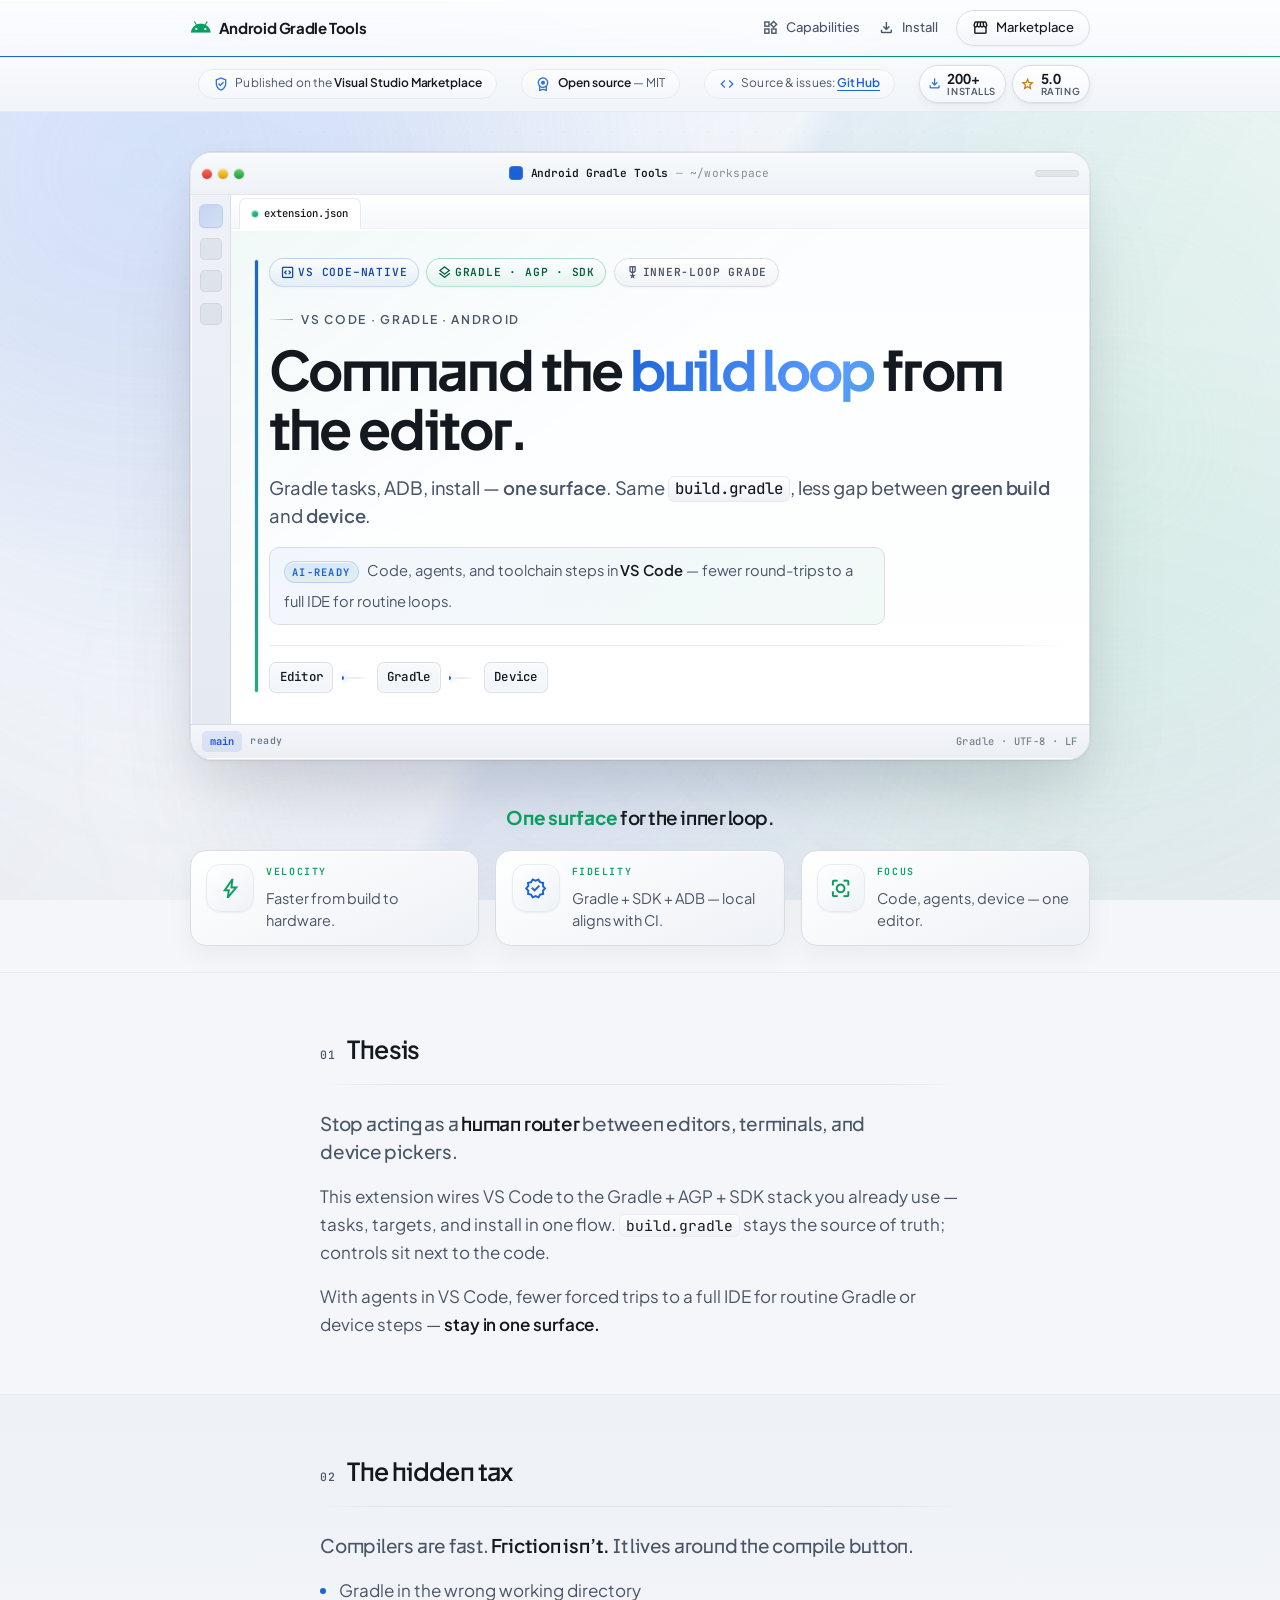
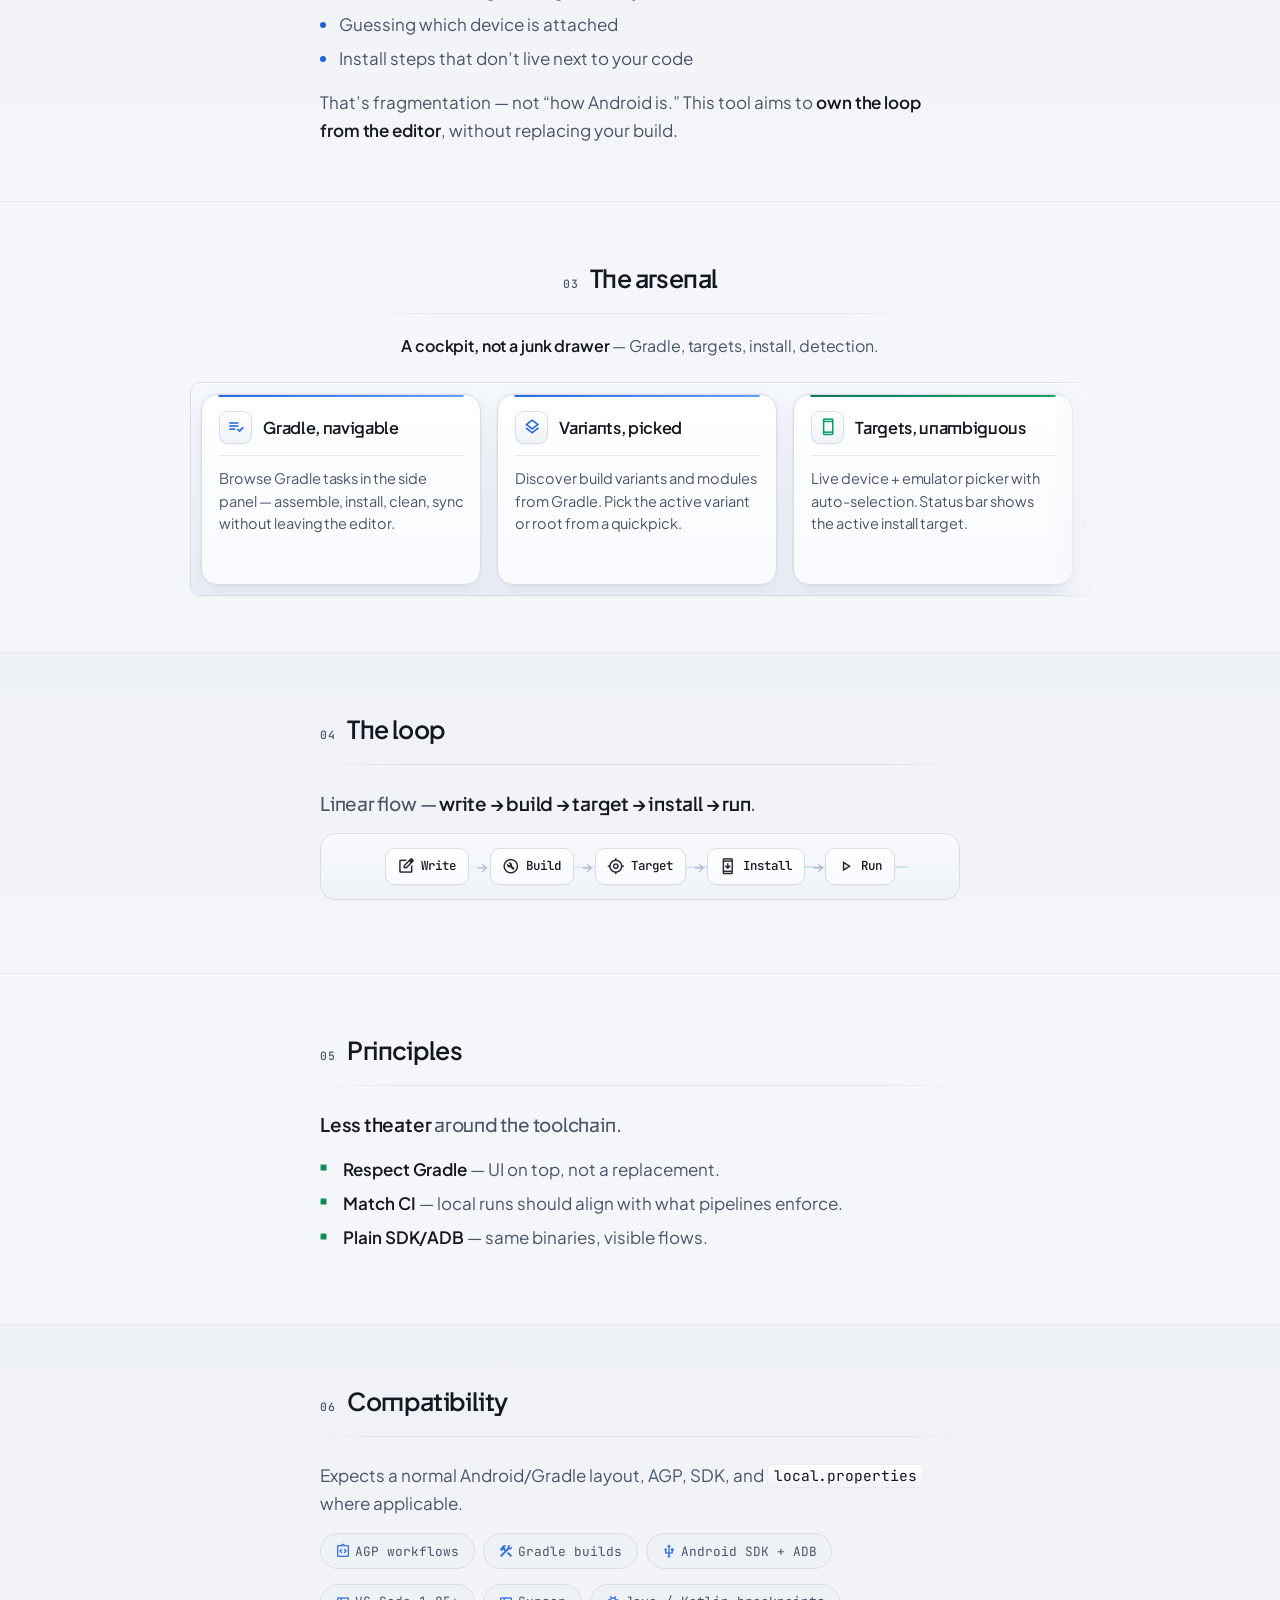
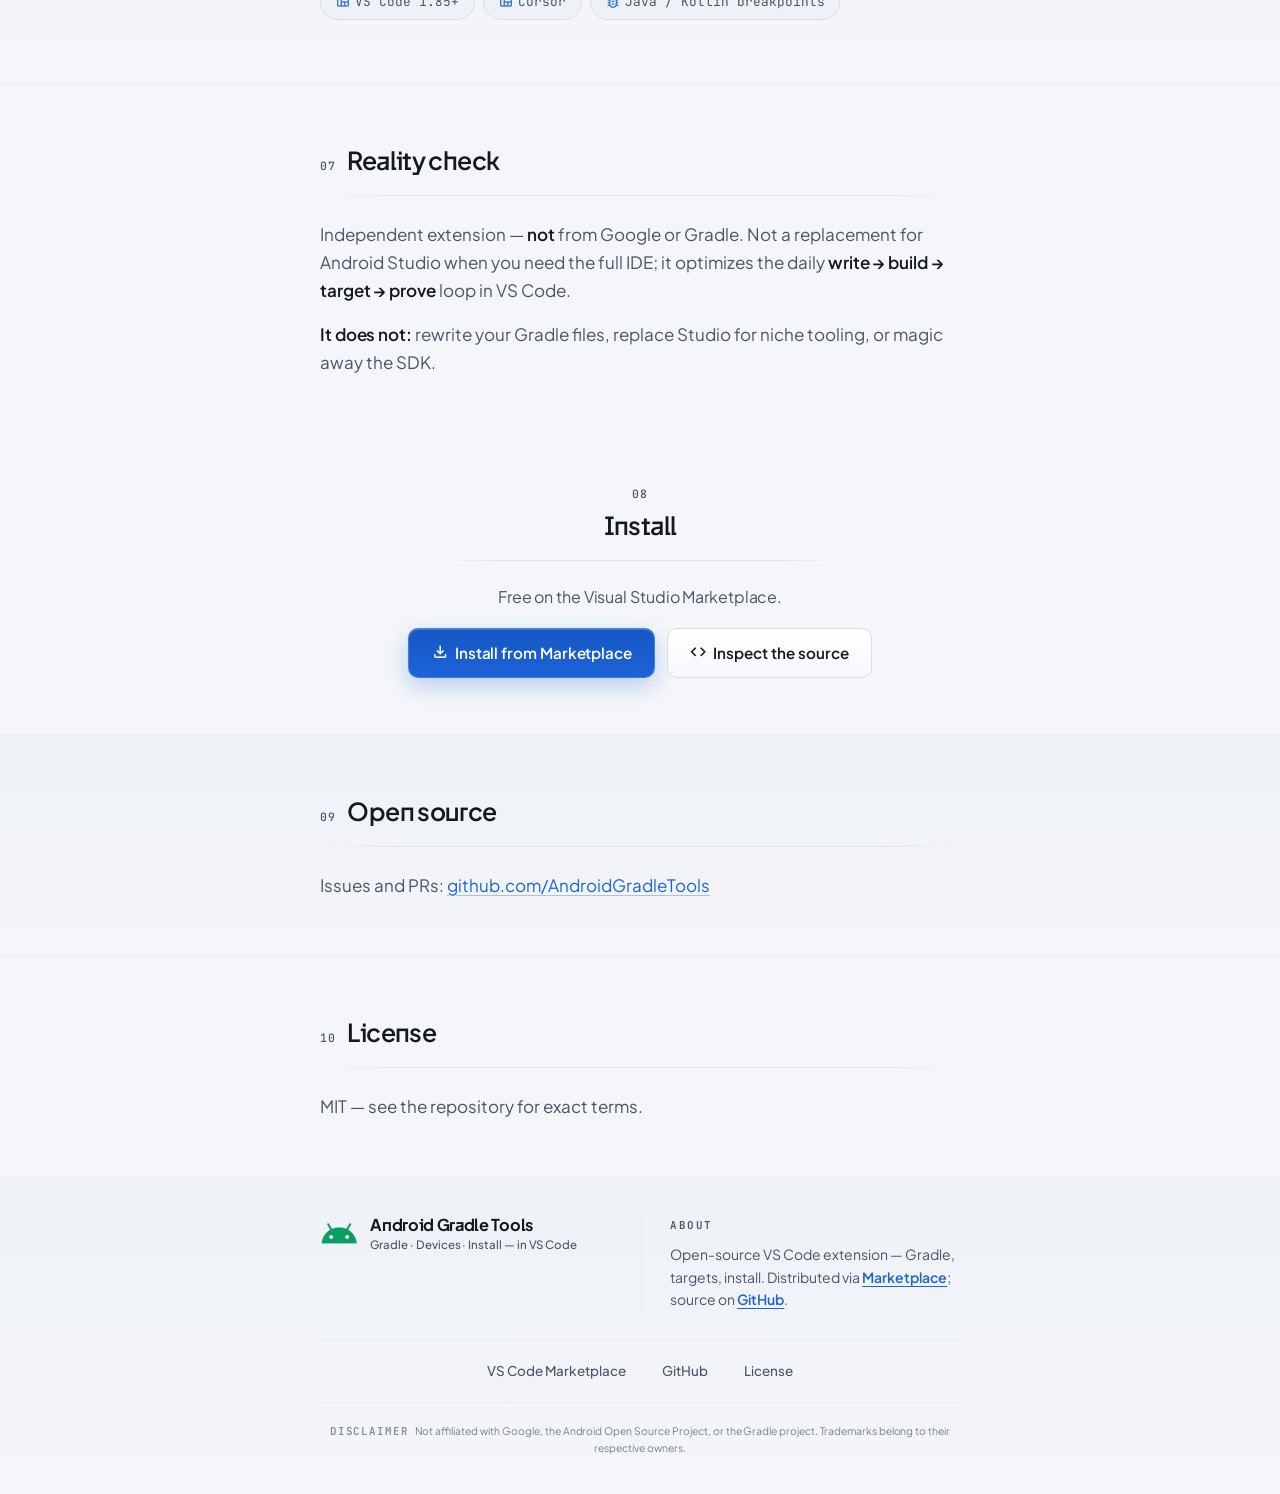
<file: landing-page/index.html>
<!DOCTYPE html>
<html lang="en">
  <head>
    <meta charset="utf-8" />
    <meta name="viewport" content="width=device-width, initial-scale=1" />
    <meta name="theme-color" content="#f4f6f9" />
    <title>Android Gradle Tools — Own the Android inner loop in VS Code</title>
    <meta
      name="description"
      content="Gradle, ADB, install, Logcat, JDWP debug, remote ADB bridge — drive the Android inner loop from VS Code & Cursor without Android Studio round-trips."
    />
    <meta name="application-name" content="Android Gradle Tools" />
    <meta name="keywords" content="Android, VS Code, Gradle, ADB, APK, Android Studio alternative, Android development, VSCode extension, Kotlin, Android build, Android debug, Android emulator, install APK, Gradle tasks, Android tools, Visual Studio Code Android, Android SDK, Android NDK, adb shell, adb logcat, build APK, debug APK, Android run configuration, Android device, connected device, wireless ADB, ADB over WiFi, Android build tools, Android Gradle plugin, AGP, Jetpack, Compose, Android CI, Android automation, mobile development, Android open source, MIT license, free Android tools, Android productivity, VS Code mobile, Android workspace, multi-module Android, Android monorepo, Gradle wrapper, gradlew, Android lint, Android test, instrumented test, Android unit test, adb install, adb uninstall, Android Studio replacement, lightweight Android IDE, Android developer tools, Android extension pack" />
    <meta name="author" content="cuongnv126" />
    <meta name="robots" content="index,follow" />
    <link rel="canonical" href="https://androidgradletools.org/" />
    <meta property="og:type" content="website" />
    <meta property="og:site_name" content="Android Gradle Tools" />
    <meta property="og:title" content="Android Gradle Tools — Android inner loop in VS Code" />
    <meta
      property="og:description"
      content="Gradle tasks, ADB, install, Logcat, JDWP debug, remote ADB over WebSocket, release signing — Android side panel for VS Code & Cursor. Open source, MIT."
    />
    <meta property="og:url" content="https://androidgradletools.org/" />
    <meta property="og:locale" content="en_US" />
    <meta property="og:image" content="https://raw.githubusercontent.com/cuongnv126/android-ide-extension/main/media/screenshots/overview.webp" />
    <meta property="og:image:alt" content="Android Gradle Tools — VS Code extension overview" />
    <meta name="twitter:card" content="summary_large_image" />
    <meta name="twitter:title" content="Android Gradle Tools — VS Code extension" />
    <meta
      name="twitter:description"
      content="Gradle, ADB, install, Logcat, JDWP debug, remote ADB — Android inner loop in VS Code. MIT, on the Marketplace."
    />
    <meta name="twitter:image" content="https://raw.githubusercontent.com/cuongnv126/android-ide-extension/main/media/screenshots/overview.webp" />
    <link rel="icon" type="image/png" href="favicon.png" />
    <script type="application/ld+json">
      {
        "@context": "https://schema.org",
        "@type": "SoftwareApplication",
        "name": "Android Gradle Tools",
        "description": "VS Code extension for Gradle tasks, Android targets, and APK install workflows.",
        "applicationCategory": "DeveloperApplication",
        "operatingSystem": "Windows, macOS, Linux",
        "offers": {
          "@type": "Offer",
          "price": "0",
          "priceCurrency": "USD",
          "availability": "https://schema.org/InStock"
        },
        "license": "https://opensource.org/licenses/MIT",
        "isAccessibleForFree": true,
        "url": "https://androidgradletools.org/",
        "downloadUrl": "https://marketplace.visualstudio.com/items?itemName=AndroidGradleTools.android-ide-extension",
        "codeRepository": "https://github.com/cuongnv126/android-ide-extension",
        "softwareHelp": {
          "@type": "CreativeWork",
          "url": "https://github.com/cuongnv126/android-ide-extension"
        },
        "keywords": "Android, VS Code, Gradle, ADB, APK, Kotlin, Android build, Android debug, Android emulator, VSCode extension, Android SDK, AGP, Jetpack Compose, adb logcat, wireless ADB, Android Studio alternative, Gradle wrapper, Android lint, Android test, mobile development",
        "screenshot": "https://raw.githubusercontent.com/cuongnv126/android-ide-extension/main/media/screenshots/overview.webp",
        "featureList": [
          "Gradle tasks from the side panel",
          "Build variants picker",
          "Live ADB device picker",
          "Build → install → launch",
          "Logcat with regex filters",
          "APK cache browser",
          "JDWP debugger attach",
          "Remote ADB over WebSocket",
          "Release signing scaffold",
          "Isolated Gradle daemon control"
        ]
      }
    </script>
    <link rel="preconnect" href="https://fonts.googleapis.com" />
    <link rel="preconnect" href="https://fonts.gstatic.com" crossorigin />
    <link
      href="https://fonts.googleapis.com/css2?family=JetBrains+Mono:wght@400;500;600&family=Plus+Jakarta+Sans:ital,wght@0,400;0,500;0,600;0,700;1,400&display=swap"
      rel="stylesheet"
    />
    <link
      href="https://fonts.googleapis.com/css2?family=Material+Symbols+Outlined:opsz,wght,FILL,GRAD@24,400,0,0&display=swap"
      rel="stylesheet"
    />
    <link rel="stylesheet" href="styles.css" />
  </head>
  <body>
    <div class="page-bg" aria-hidden="true">
      <div class="page-bg__base"></div>
      <div class="page-bg__bloom page-bg__bloom--blue"></div>
      <div class="page-bg__bloom page-bg__bloom--green"></div>
      <div class="page-bg__bloom page-bg__bloom--violet"></div>
      <div class="page-bg__mesh"></div>
      <div class="page-bg__beam"></div>
      <div class="page-bg__grid"></div>
      <div class="page-bg__grain"></div>
      <div class="page-bg__vignette"></div>
    </div>
    <a class="skip-link" href="#main">Skip to content</a>

    <header class="site-top agt-nav-in" data-motion="nav">
      <nav class="site-nav wrap" aria-label="Primary">
        <a class="site-nav__brand" href="#">
          <span class="icon icon--nav icon--ad" aria-hidden="true">android</span>
          Android Gradle Tools
        </a>
        <div class="site-nav__links">
          <a class="site-nav__link" href="#capabilities-heading"
            ><span class="icon icon--inline" aria-hidden="true">widgets</span>Capabilities</a
          >
          <a class="site-nav__link" href="#install-heading"
            ><span class="icon icon--inline" aria-hidden="true">download</span>Install</a
          >
          <a
            class="site-nav__link site-nav__link--cta"
            href="https://marketplace.visualstudio.com/items?itemName=AndroidGradleTools.android-ide-extension"
            rel="noopener noreferrer"
            ><span class="icon icon--inline" aria-hidden="true">storefront</span>Marketplace</a
          >
        </div>
      </nav>
    </header>

    <div class="trust-strip" aria-label="Project distribution and license">
      <div class="wrap trust-strip__inner">
        <ul class="trust-strip__list">
          <li class="trust-strip__item">
            <span class="icon trust-strip__icon" aria-hidden="true">verified_user</span>
            <span><span class="hide-sm">Published on the </span><strong>Visual Studio Marketplace</strong></span>
          </li>
          <li class="trust-strip__item">
            <span class="icon trust-strip__icon" aria-hidden="true">license</span>
            <span><strong>Open source</strong> — MIT</span>
          </li>
          <li class="trust-strip__item">
            <span class="icon trust-strip__icon" aria-hidden="true">code</span>
            <span
              >Source &amp; issues:
              <a href="https://github.com/cuongnv126/android-ide-extension" rel="noopener noreferrer">GitHub</a></span
            >
          </li>
        </ul>
        <ul class="trust-strip__metrics" aria-label="Marketplace highlights" data-reveal>
          <li class="trust-strip__metric">
            <span class="icon trust-strip__metric-icon" aria-hidden="true">download</span>
            <span class="trust-strip__metric-stack">
              <span class="trust-strip__metric-value">200+</span>
              <span class="trust-strip__metric-label">Installs</span>
            </span>
          </li>
          <li class="trust-strip__metric trust-strip__metric--rating">
            <span class="icon trust-strip__metric-icon" aria-hidden="true">star</span>
            <span class="trust-strip__metric-stack">
              <span class="trust-strip__metric-value">5.0</span>
              <span class="trust-strip__metric-label">Rating</span>
            </span>
          </li>
        </ul>
      </div>
    </div>

    <header class="site-header">
      <div class="wrap">
        <div class="ide-window ide-window--motion" role="presentation" data-motion="hero">
          <div class="ide-window__titlebar">
            <span class="ide-window__traffic" aria-hidden="true">
              <span class="ide-window__dot ide-window__dot--r"></span>
              <span class="ide-window__dot ide-window__dot--y"></span>
              <span class="ide-window__dot ide-window__dot--g"></span>
            </span>
            <span class="ide-window__title">
              <span class="ide-window__icon" aria-hidden="true"></span>
              <span class="ide-window__title-text">Android Gradle Tools</span>
              <span class="ide-window__sep" aria-hidden="true">—</span>
              <span class="ide-window__path">~/workspace</span>
            </span>
            <span class="ide-window__title-actions" aria-hidden="true">
              <span class="ide-window__title-pill"></span>
            </span>
          </div>
          <div class="ide-window__shell">
            <div class="ide-window__activity" aria-hidden="true">
              <span class="ide-window__activity-node ide-window__activity-node--active"></span>
              <span class="ide-window__activity-node"></span>
              <span class="ide-window__activity-node"></span>
              <span class="ide-window__activity-node"></span>
            </div>
            <div class="ide-window__main">
              <div class="ide-window__tabstrip" aria-hidden="true">
                <span class="ide-window__tab ide-window__tab--active">
                  <span class="ide-window__tab-led"></span>
                  extension.json
                </span>
              </div>
              <div class="ide-window__body">
                <div class="hero-copy">
                  <div class="hero-badges">
                    <span class="badge badge--jb"
                      ><span class="icon icon--badge" aria-hidden="true">code_blocks</span>VS Code–native</span
                    >
                    <span class="badge badge--android"
                      ><span class="icon icon--badge" aria-hidden="true">layers</span>Gradle · AGP · SDK</span
                    >
                    <span class="badge badge--neutral"
                      ><span class="icon icon--badge" aria-hidden="true">military_tech</span>Inner-loop grade</span
                    >
                  </div>
                  <p class="hero-kicker">VS Code · Gradle · Android</p>
                  <h1 class="hero-title">
                    Command the <span class="hero-title__accent">build loop</span> from the editor.
                  </h1>
                  <p class="lead">
                    Gradle tasks, ADB, install — <strong>one surface</strong>. Same <code class="inline-code">build.gradle</code>, less gap
                    between <strong>green build</strong> and <strong>device</strong>.
                  </p>
                  <p class="hero-ai">
                    <span class="hero-ai__tag">AI-ready</span>
                    Code, agents, and toolchain steps in <strong>VS Code</strong> — fewer round-trips to a full IDE for routine loops.
                  </p>
                  <div class="hero-pipeline" role="group" aria-label="Development flow">
                    <span class="hero-pipeline__step">Editor</span>
                    <span class="hero-pipeline__arrow" aria-hidden="true">→</span>
                    <span class="hero-pipeline__step">Gradle</span>
                    <span class="hero-pipeline__arrow" aria-hidden="true">→</span>
                    <span class="hero-pipeline__step">Device</span>
                  </div>
                </div>
              </div>
            </div>
          </div>
          <div class="ide-window__status" aria-hidden="true">
            <span class="ide-window__status-left">
              <span class="ide-window__status-pill">main</span>
              <span class="ide-window__status-sync">ready</span>
            </span>
            <span class="ide-window__status-right">Gradle · UTF-8 · LF</span>
          </div>
        </div>
      </div>
    </header>

    <section class="value-strip" aria-label="Positioning">
      <div class="wrap">
        <p class="value-strip__manifesto" data-reveal>
          <strong>One surface</strong> for the inner loop.
        </p>
        <ul class="value-strip__list">
          <li class="value-strip__item" data-reveal>
            <span class="value-strip__icon-wrap" aria-hidden="true"
              ><span class="icon icon--value icon--ad">bolt</span></span
            >
            <div class="value-strip__stack">
              <span class="value-strip__label">Velocity</span>
              <span class="value-strip__text">Faster from build to hardware.</span>
            </div>
          </li>
          <li class="value-strip__item" data-reveal>
            <span class="value-strip__icon-wrap" aria-hidden="true"
              ><span class="icon icon--value icon--jb">verified</span></span
            >
            <div class="value-strip__stack">
              <span class="value-strip__label">Fidelity</span>
              <span class="value-strip__text">Gradle + SDK + ADB — local aligns with CI.</span>
            </div>
          </li>
          <li class="value-strip__item" data-reveal>
            <span class="value-strip__icon-wrap" aria-hidden="true"
              ><span class="icon icon--value icon--mix">center_focus_strong</span></span
            >
            <div class="value-strip__stack">
              <span class="value-strip__label">Focus</span>
              <span class="value-strip__text">Code, agents, device — one editor.</span>
            </div>
          </li>
        </ul>
      </div>
    </section>

    <main id="main">
      <section class="section" aria-labelledby="overview-heading" data-reveal>
        <div class="wrap narrow">
          <h2 id="overview-heading" class="section-heading">
            <span class="section-heading__index">01</span>
            Thesis
          </h2>
          <p class="lead-in">
            Stop acting as a <strong>human router</strong> between editors, terminals, and device pickers.
          </p>
          <p>
            This extension wires VS Code to the Gradle + AGP + SDK stack you already use — tasks, targets, and install in one flow.
            <code class="inline-code">build.gradle</code> stays the source of truth; controls sit next to the code.
          </p>
          <p>
            With agents in VS Code, fewer forced trips to a full IDE for routine Gradle or device steps —
            <strong>stay in one surface.</strong>
          </p>
        </div>
      </section>

      <section class="section section--muted" aria-labelledby="why-heading" data-reveal>
        <div class="wrap narrow">
          <h2 id="why-heading" class="section-heading">
            <span class="section-heading__index">02</span>
            The hidden tax
          </h2>
          <p class="lead-in">Compilers are fast. <strong>Friction isn’t.</strong> It lives around the compile button.</p>
          <ul class="list">
            <li>Gradle in the wrong working directory</li>
            <li>Guessing which device is attached</li>
            <li>Install steps that don’t live next to your code</li>
          </ul>
          <p>
            That’s fragmentation — not “how Android is.” This tool aims to <strong>own the loop from the editor</strong>, without
            replacing your build.
          </p>
        </div>
      </section>

      <section class="section" aria-labelledby="capabilities-heading" data-reveal>
        <div class="wrap">
          <div class="section-stack section-stack--center">
            <h2 id="capabilities-heading" class="section-heading section-heading--center">
              <span class="section-heading__index">03</span>
              The arsenal
            </h2>
            <p class="section-deck">
              <strong>A cockpit, not a junk drawer</strong> — Gradle, targets, install, detection.
            </p>
          </div>
          <div class="arsenal-scroll-wrap">
            <div
              class="grid grid--arsenal"
              role="region"
              aria-label="Capabilities"
              tabindex="0"
            >
              <article class="card">
                <div class="card__accent card__accent--jb"></div>
                <div class="card__head">
                  <span class="icon icon--card icon--jb" aria-hidden="true">playlist_add_check</span>
                  <h3>Gradle, navigable</h3>
                </div>
                <p>Browse Gradle tasks in the side panel — assemble, install, clean, sync without leaving the editor.</p>
              </article>
              <article class="card">
                <div class="card__accent card__accent--jb"></div>
                <div class="card__head">
                  <span class="icon icon--card icon--jb" aria-hidden="true">layers</span>
                  <h3>Variants, picked</h3>
                </div>
                <p>Discover build variants and modules from Gradle. Pick the active variant or root from a quickpick.</p>
              </article>
              <article class="card">
                <div class="card__accent card__accent--ad"></div>
                <div class="card__head">
                  <span class="icon icon--card icon--ad" aria-hidden="true">smartphone</span>
                  <h3>Targets, unambiguous</h3>
                </div>
                <p>Live device + emulator picker with auto-selection. Status bar shows the active install target.</p>
              </article>
              <article class="card">
                <div class="card__accent card__accent--mix"></div>
                <div class="card__head">
                  <span class="icon icon--card icon--mix" aria-hidden="true">install_mobile</span>
                  <h3>Build → install → launch</h3>
                </div>
                <p>Tight loop — build, push to device, launch the app. Repeat until it runs.</p>
              </article>
              <article class="card">
                <div class="card__accent card__accent--jb"></div>
                <div class="card__head">
                  <span class="icon icon--card icon--jb" aria-hidden="true">terminal</span>
                  <h3>Logcat, integrated</h3>
                </div>
                <p>Live device logs with regex filters, level coloring, package filter, and persistent column settings.</p>
              </article>
              <article class="card">
                <div class="card__accent card__accent--ad"></div>
                <div class="card__head">
                  <span class="icon icon--card icon--ad" aria-hidden="true">archive</span>
                  <h3>APK cache, browseable</h3>
                </div>
                <p>Re-install previous build outputs from a cache. Clean it on demand.</p>
              </article>
              <article class="card">
                <div class="card__accent card__accent--mix"></div>
                <div class="card__head">
                  <span class="icon icon--card icon--mix" aria-hidden="true">bug_report</span>
                  <h3>Debug, attached</h3>
                </div>
                <p>Attach the JDWP debugger to a running process via local port forwarding. Source-mapped breakpoints out of the box.</p>
              </article>
              <article class="card">
                <div class="card__accent card__accent--jb"></div>
                <div class="card__head">
                  <span class="icon icon--card icon--jb" aria-hidden="true">globe</span>
                  <h3>Remote ADB, bridged</h3>
                </div>
                <p>Connect to a phone over a WebSocket relay — wireless, remote LAN, or paired companion app.</p>
              </article>
              <article class="card">
                <div class="card__accent card__accent--ad"></div>
                <div class="card__head">
                  <span class="icon icon--card icon--ad" aria-hidden="true">key</span>
                  <h3>Release signing, scaffolded</h3>
                </div>
                <p>Guided setup writes signingConfigs blocks into your build.gradle. Local-override flow keeps secrets out of the repo.</p>
              </article>
              <article class="card">
                <div class="card__accent card__accent--mix"></div>
                <div class="card__head">
                  <span class="icon icon--card icon--mix" aria-hidden="true">stop_circle</span>
                  <h3>Daemons, contained</h3>
                </div>
                <p>Isolated GRADLE_USER_HOME so editor builds don't fight Studio. Auto-stop idle daemons after N minutes.</p>
              </article>
            </div>
          </div>
        </div>
      </section>

      <section class="section section--muted" aria-labelledby="workflow-heading" data-reveal>
        <div class="wrap narrow">
          <h2 id="workflow-heading" class="section-heading">
            <span class="section-heading__index">04</span>
            The loop
          </h2>
          <p class="lead-in">Linear flow — <strong>write → build → target → install → run</strong>.</p>
          <div class="workflow-rail workflow-rail--motion">
            <div class="workflow-rail__track" aria-hidden="true"></div>
            <ol class="workflow-steps">
              <li
                ><span class="workflow-steps__inner"
                  ><span class="icon icon--wf" aria-hidden="true">edit_square</span>Write</span
                ></li
              >
              <li
                ><span class="workflow-steps__inner"
                  ><span class="icon icon--wf" aria-hidden="true">build_circle</span>Build</span
                ></li
              >
              <li
                ><span class="workflow-steps__inner"
                  ><span class="icon icon--wf" aria-hidden="true">my_location</span>Target</span
                ></li
              >
              <li
                ><span class="workflow-steps__inner"
                  ><span class="icon icon--wf" aria-hidden="true">system_update</span>Install</span
                ></li
              >
              <li
                ><span class="workflow-steps__inner"
                  ><span class="icon icon--wf" aria-hidden="true">play_arrow</span>Run</span
                ></li
              >
            </ol>
          </div>
        </div>
      </section>

      <section class="section" aria-labelledby="principles-heading" data-reveal>
        <div class="wrap narrow">
          <h2 id="principles-heading" class="section-heading">
            <span class="section-heading__index">05</span>
            Principles
          </h2>
          <p class="lead-in"><strong>Less theater</strong> around the toolchain.</p>
          <ul class="list list--checks">
            <li><strong>Respect Gradle</strong> — UI on top, not a replacement.</li>
            <li><strong>Match CI</strong> — local runs should align with what pipelines enforce.</li>
            <li><strong>Plain SDK/ADB</strong> — same binaries, visible flows.</li>
          </ul>
        </div>
      </section>

      <section class="section section--muted" aria-labelledby="compat-heading" data-reveal>
        <div class="wrap narrow">
          <h2 id="compat-heading" class="section-heading">
            <span class="section-heading__index">06</span>
            Compatibility
          </h2>
          <p>
            Expects a normal Android/Gradle layout, AGP, SDK, and <code class="inline-code">local.properties</code> where applicable.
          </p>
          <ul class="list list--inline-tags">
            <li><span class="icon icon--tag" aria-hidden="true">integration_instructions</span>AGP workflows</li>
            <li><span class="icon icon--tag" aria-hidden="true">construction</span>Gradle builds</li>
            <li><span class="icon icon--tag" aria-hidden="true">usb</span>Android SDK + ADB</li>
            <li><span class="icon icon--tag" aria-hidden="true">view_quilt</span>VS Code 1.85+</li>
            <li><span class="icon icon--tag" aria-hidden="true">view_quilt</span>Cursor</li>
            <li><span class="icon icon--tag" aria-hidden="true">bug_report</span>Java / Kotlin breakpoints</li>
          </ul>
        </div>
      </section>

      <section class="section" aria-labelledby="transparency-heading" data-reveal>
        <div class="wrap narrow">
          <h2 id="transparency-heading" class="section-heading">
            <span class="section-heading__index">07</span>
            Reality check
          </h2>
          <p>
            Independent extension — <strong>not</strong> from Google or Gradle. Not a replacement for Android Studio when you need
            the full IDE; it optimizes the daily <strong>write → build → target → prove</strong> loop in VS Code.
          </p>
          <p><strong>It does not:</strong> rewrite your Gradle files, replace Studio for niche tooling, or magic away the SDK.</p>
        </div>
      </section>

      <section class="section cta" aria-labelledby="install-heading" data-reveal>
        <div class="wrap narrow">
          <h2 id="install-heading" class="section-heading section-heading--center">
            <span class="section-heading__index">08</span>
            Install
          </h2>
          <p class="section-deck section-deck--center">Free on the Visual Studio Marketplace.</p>
          <p class="cta-actions">
            <a
              class="button button--primary"
              href="https://marketplace.visualstudio.com/items?itemName=AndroidGradleTools.android-ide-extension"
              rel="noopener noreferrer"
              ><span class="icon icon--btn" aria-hidden="true">download</span>Install from Marketplace</a
            >
            <a class="button button--ghost" href="https://github.com/cuongnv126/android-ide-extension" rel="noopener noreferrer"
              ><span class="icon icon--btn" aria-hidden="true">code</span>Inspect the source</a
            >
          </p>
        </div>
      </section>

      <section class="section section--muted" aria-labelledby="source-heading" data-reveal>
        <div class="wrap narrow">
          <h2 id="source-heading" class="section-heading">
            <span class="section-heading__index">09</span>
            Open source
          </h2>
          <p>
            Issues and PRs:
            <a href="https://github.com/cuongnv126/android-ide-extension" rel="noopener noreferrer">github.com/AndroidGradleTools</a>
          </p>
        </div>
      </section>

      <section class="section" aria-labelledby="license-heading" data-reveal>
        <div class="wrap narrow">
          <h2 id="license-heading" class="section-heading">
            <span class="section-heading__index">10</span>
            License
          </h2>
          <p>MIT — see the repository for exact terms.</p>
        </div>
      </section>
    </main>

    <footer class="site-footer" data-reveal>
      <div class="wrap narrow">
        <div class="footer-brand">
          <a class="footer-brand__logo" href="#" aria-label="Android Gradle Tools — top of page">
            <span class="icon icon--footer-logo icon--ad" aria-hidden="true">android</span>
            <span class="footer-brand__lockup">
              <span class="footer-brand__name">Android Gradle Tools</span>
              <span class="footer-brand__tagline">Gradle · Devices · Install — in VS Code</span>
            </span>
          </a>
          <div class="footer-about">
            <h2 class="footer-about__title" id="footer-about-heading">About</h2>
            <p class="footer-about__text">
              Open-source VS Code extension — Gradle, targets, install. Distributed via
              <a
                href="https://marketplace.visualstudio.com/items?itemName=AndroidGradleTools.android-ide-extension"
                rel="noopener noreferrer"
                >Marketplace</a
              >; source on
              <a href="https://github.com/cuongnv126/android-ide-extension" rel="noopener noreferrer">GitHub</a>.
            </p>
          </div>
        </div>
        <nav class="footer-meta" aria-label="Official links">
          <a
            class="footer-meta__link"
            href="https://marketplace.visualstudio.com/items?itemName=AndroidGradleTools.android-ide-extension"
            rel="noopener noreferrer"
            >VS Code Marketplace</a
          >
          <span class="footer-meta__sep" aria-hidden="true">·</span>
          <a class="footer-meta__link" href="https://github.com/cuongnv126/android-ide-extension" rel="noopener noreferrer">GitHub</a>
          <span class="footer-meta__sep" aria-hidden="true">·</span>
          <a class="footer-meta__link" href="#license-heading">License</a>
        </nav>
        <p class="footer-disclaimer" role="note">
          <span class="footer-disclaimer__label">Disclaimer</span>
          Not affiliated with Google, the Android Open Source Project, or the Gradle project. Trademarks belong to their respective
          owners.
        </p>
      </div>
    </footer>
    <script src="main.js" defer></script>
  </body>
</html>
</file>
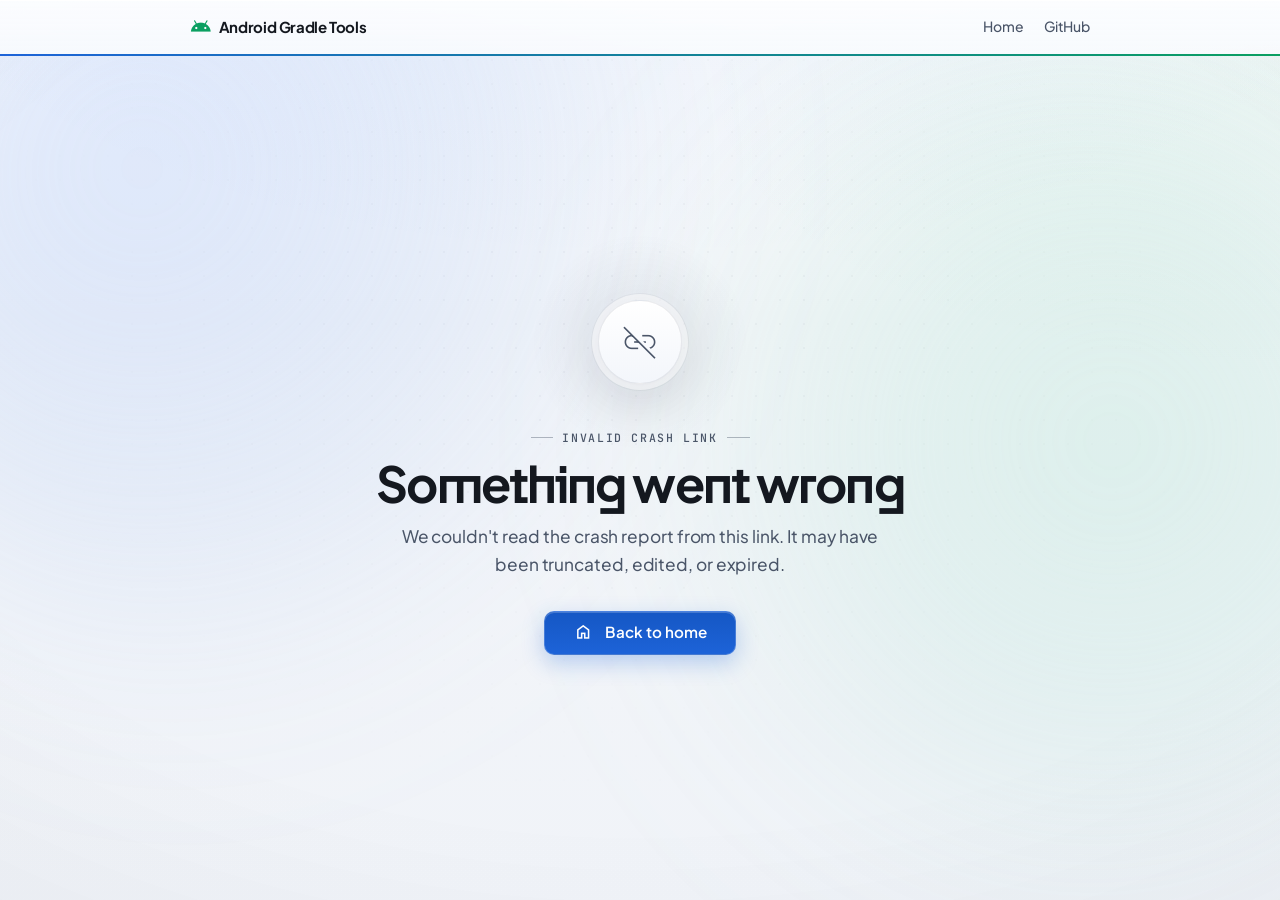
<file: landing-page/crash.html>
<!DOCTYPE html>
<html lang="en">
  <head>
    <meta charset="utf-8" />
    <meta name="viewport" content="width=device-width, initial-scale=1" />
    <meta name="theme-color" content="#f4f6f9" />
    <meta name="robots" content="noindex,nofollow" />
    <title>Report a crash — Android Gradle Tools</title>
    <link rel="icon" type="image/png" href="favicon.png" />
    <link rel="preconnect" href="https://fonts.googleapis.com" />
    <link rel="preconnect" href="https://fonts.gstatic.com" crossorigin />
    <link
      href="https://fonts.googleapis.com/css2?family=JetBrains+Mono:wght@400;500;600&family=Plus+Jakarta+Sans:ital,wght@0,400;0,500;0,600;0,700;1,400&display=swap"
      rel="stylesheet"
    />
    <link
      href="https://fonts.googleapis.com/css2?family=Material+Symbols+Outlined:opsz,wght,FILL,GRAD@24,400,0,0&display=swap"
      rel="stylesheet"
    />
    <link rel="stylesheet" href="styles.css" />
    <link rel="stylesheet" href="crash.css" />
  </head>
  <body>
    <div class="page-bg" aria-hidden="true">
      <div class="page-bg__base"></div>
      <div class="page-bg__bloom page-bg__bloom--blue"></div>
      <div class="page-bg__bloom page-bg__bloom--green"></div>
      <div class="page-bg__vignette"></div>
    </div>

    <header class="site-top">
      <nav class="site-nav wrap" aria-label="Primary">
        <a class="site-nav__brand" href="/">
          <span class="icon icon--nav icon--ad" aria-hidden="true">android</span>
          Android Gradle Tools
        </a>
        <div class="crash-nav-links">
          <a class="crash-nav-links__link" href="/">Home</a>
          <a class="crash-nav-links__link" href="https://github.com/cuongnv126/android-ide-extension" rel="noopener noreferrer">GitHub</a>
        </div>
      </nav>
    </header>

    <main class="crash-main">
      <section id="error-fallback" class="crash-fallback" hidden>
        <div class="wrap crash-wrap">
          <span class="crash-fallback__icon" aria-hidden="true">link_off</span>
          <p class="crash-fallback__eyebrow">Invalid crash link</p>
          <h1 class="crash-fallback__title">Something went wrong</h1>
          <p class="crash-fallback__lead">
            We couldn't read the crash report from this link. It may have been truncated, edited, or expired.
          </p>
          <a class="button button--primary crash-btn crash-fallback__cta" href="/">
            <span class="icon icon--btn" aria-hidden="true">home</span>
            <span>Back to home</span>
          </a>
        </div>
      </section>

      <div class="wrap crash-wrap">
        <p class="crash-eyebrow">Crash report</p>
        <h1 class="crash-title">Send what we caught.</h1>
        <p class="crash-lead">
          The extension intercepted an unexpected error and prepared a sanitized report below.
          Add an optional note, then submit.
          <strong>Nothing leaves your machine until you press Submit.</strong>
        </p>

        <blockquote id="error-summary" class="crash-summary" hidden>
          <span class="crash-summary__mark" aria-hidden="true">format_quote</span>
          <span id="summary-name" class="crash-summary__name"></span>
          <span id="summary-feature" class="crash-summary__feature"></span>
        </blockquote>

        <form id="crash-form" class="crash-form" autocomplete="off" novalidate>
          <label class="crash-field">
            <span class="crash-field__label">
              What were you doing?
              <span class="crash-field__hint">optional — helps us reproduce</span>
            </span>
            <textarea
              id="user-note"
              name="user-note"
              rows="5"
              maxlength="1000"
              placeholder="e.g. Building :app:assembleDebug after switching variants"
            ></textarea>
          </label>

          <div class="crash-actions">
            <button type="submit" id="submit-btn" class="button button--primary crash-btn">
              <span class="icon icon--btn" aria-hidden="true">send</span>
              <span>Submit report</span>
            </button>
            <a class="button button--ghost crash-btn" href="/">
              <span class="icon icon--btn" aria-hidden="true">close</span>
              <span>Cancel</span>
            </a>
          </div>

          <p id="status" class="crash-status" role="status" aria-live="polite"></p>
        </form>

        <details class="crash-details">
          <summary>What gets submitted?</summary>
          <p class="crash-details__lead">
            The extension already strips home-directory paths, hostnames, IPs and long hex / UUID strings on your machine
            before opening this page. The fields below are exactly what will be sent — review and close this tab if anything
            still looks too sensitive.
          </p>

          <dl class="crash-meta">
            <div><dt>Extension</dt><dd id="meta-ext-version">—</dd></div>
            <div><dt>VS Code</dt><dd id="meta-vscode-version">—</dd></div>
            <div><dt>OS</dt><dd id="meta-os">—</dd></div>
            <div><dt>Node</dt><dd id="meta-node-version">—</dd></div>
            <div><dt>Feature</dt><dd id="meta-feature">—</dd></div>
            <div><dt>Fingerprint</dt><dd id="meta-fingerprint">—</dd></div>
            <div><dt>Captured at</dt><dd id="meta-ts">—</dd></div>
          </dl>

          <div class="crash-readonly">
            <h3 class="crash-readonly__title">Error</h3>
            <pre id="error-readonly" class="crash-readonly__pre"></pre>
          </div>
        </details>
      </div>
    </main>

    <script src="crash.js" defer></script>
  </body>
</html>
</file>
<file: landing-page/styles.css>
/* Android Gradle Tools — light professional × Material */

:root {
  --jb-bg: #f4f6f9;
  --jb-bg-elevated: #ffffff;
  --jb-bg-input: #eef1f6;
  --jb-border: #d8dde6;
  --jb-border-subtle: #e8ebf0;
  --jb-text: #14181f;
  --jb-text-dim: #4a5568;
  --jb-blue: #1d63d8;
  --jb-blue-hover: #1557c4;
  --jb-blue-soft: rgba(29, 99, 216, 0.1);
  --jb-focus: #2563eb;

  --ad-green: #0a9f61;
  --ad-green-dark: #06734a;
  --ad-green-soft: rgba(10, 159, 97, 0.12);
  --ad-green-glow: rgba(10, 159, 97, 0.2);
  --ad-surface-tonal: #ecfdf6;
  --ad-outline: rgba(10, 159, 97, 0.28);

  --radius-sm: 6px;
  --radius-md: 10px;
  --radius-lg: 16px;
  --radius-xl: 22px;

  --font-sans: "Plus Jakarta Sans", "Segoe UI", system-ui, sans-serif;
  --font-mono: "JetBrains Mono", ui-monospace, monospace;

  --max: 640px;
  --max-wide: 900px;
  --shadow-soft: 0 1px 0 rgba(255, 255, 255, 0.92) inset, 0 4px 24px rgba(15, 23, 42, 0.06), 0 1px 3px rgba(15, 23, 42, 0.04);
  --shadow-card: 0 1px 0 rgba(255, 255, 255, 0.95) inset, 0 8px 28px rgba(15, 23, 42, 0.05);
  --shadow-card-hover: 0 14px 40px rgba(15, 23, 42, 0.09);

  /* Layout rhythm — documentation / product-site feel */
  --section-y: clamp(2.15rem, 4.2vw, 3rem);
  --prose-width: 38rem;
  --hairline: rgba(15, 23, 42, 0.08);
}

*,
*::before,
*::after {
  box-sizing: border-box;
}

html {
  scroll-behavior: smooth;
  color-scheme: light;
}

body {
  margin: 0;
  font-family: var(--font-sans);
  font-size: 1.0625rem;
  line-height: 1.65;
  color: var(--jb-text);
  background: var(--jb-bg);
  -webkit-font-smoothing: antialiased;
  text-rendering: optimizeLegibility;
  font-feature-settings: "kern" 1, "liga" 1;
}

::selection {
  background: rgba(29, 99, 216, 0.14);
  color: var(--jb-text);
}

/* Material Symbols — square box so glyphs never stretch in flex/grid */
.icon {
  font-family: "Material Symbols Outlined";
  font-weight: normal;
  font-style: normal;
  font-size: 1.25rem;
  line-height: 1;
  display: inline-flex;
  align-items: center;
  justify-content: center;
  flex-shrink: 0;
  width: 1em;
  height: 1em;
  aspect-ratio: 1;
  vertical-align: -0.15em;
  font-variation-settings:
    "FILL" 0,
    "wght" 400,
    "GRAD" 0,
    "opsz" 24;
  -webkit-font-smoothing: antialiased;
  user-select: none;
}

.icon--inline {
  font-size: 1.05rem;
  vertical-align: -0.18em;
  margin-right: 0.15rem;
}

.icon--nav {
  font-size: 1.35rem;
  vertical-align: -0.2em;
}

.icon--ad {
  color: var(--ad-green);
}

.icon--jb {
  color: var(--jb-blue);
}

.icon--mix {
  color: #0d9a5c;
}

.icon--badge {
  font-size: 0.95rem;
  margin-right: 0.15rem;
  vertical-align: -0.2em;
}

.icon--hero-li {
  font-size: 1.15rem;
  flex-shrink: 0;
  margin-top: 0.12rem;
}

.icon--value {
  font-size: 1.45rem;
}

.icon--card {
  font-size: 1.55rem;
  flex-shrink: 0;
}

.icon--wf {
  font-size: 1.1rem;
  opacity: 0.92;
}

.icon--tag {
  font-size: 1rem;
  margin-right: 0.25rem;
  vertical-align: -0.2em;
  color: var(--jb-blue);
  opacity: 0.88;
}

.icon--btn {
  font-size: 1.15rem;
  margin-right: 0.35rem;
  vertical-align: -0.18em;
}

/* —— Dynamic background (multi-layer) —— */
.page-bg {
  position: fixed;
  inset: 0;
  z-index: -1;
  pointer-events: none;
  overflow: hidden;
  isolation: isolate;
}

.page-bg__base {
  position: absolute;
  inset: 0;
  background:
    radial-gradient(ellipse 120% 85% at 50% -15%, rgba(29, 99, 216, 0.06), transparent 52%),
    radial-gradient(ellipse 95% 65% at 100% 10%, rgba(10, 159, 97, 0.05), transparent 48%),
    linear-gradient(180deg, #fafbfd 0%, var(--jb-bg) 35%, #f0f3f8 100%);
}

.page-bg__bloom {
  position: absolute;
  border-radius: 50%;
  filter: blur(88px);
  mix-blend-mode: multiply;
  opacity: 0.42;
  will-change: transform, opacity;
}

.page-bg__bloom--blue {
  width: min(110vmin, 920px);
  height: min(110vmin, 920px);
  left: max(-28%, -180px);
  top: max(-32%, -200px);
  background: radial-gradient(
    circle at 35% 40%,
    rgba(180, 205, 255, 0.85) 0%,
    rgba(120, 165, 240, 0.25) 45%,
    transparent 68%
  );
  animation: agt-bloom-a 42s ease-in-out infinite alternate;
}

.page-bg__bloom--green {
  width: min(100vmin, 820px);
  height: min(100vmin, 820px);
  right: max(-24%, -160px);
  top: 8%;
  background: radial-gradient(
    circle at 60% 45%,
    rgba(170, 235, 210, 0.75) 0%,
    rgba(120, 210, 175, 0.22) 48%,
    transparent 72%
  );
  animation: agt-bloom-b 48s ease-in-out infinite alternate;
}

.page-bg__bloom--violet {
  width: min(85vmin, 700px);
  height: min(85vmin, 700px);
  left: 18%;
  bottom: max(-38%, -220px);
  background: radial-gradient(
    circle at 50% 40%,
    rgba(200, 210, 255, 0.55) 0%,
    rgba(160, 185, 245, 0.18) 50%,
    transparent 70%
  );
  opacity: 0.5;
  animation: agt-bloom-c 56s ease-in-out infinite alternate;
}

@keyframes agt-bloom-a {
  0% {
    transform: translate3d(0, 0, 0) scale(1);
    opacity: 0.38;
  }
  100% {
    transform: translate3d(10%, 14%, 0) scale(1.12);
    opacity: 0.52;
  }
}

@keyframes agt-bloom-b {
  0% {
    transform: translate3d(0, 0, 0) scale(1.02);
    opacity: 0.4;
  }
  100% {
    transform: translate3d(-12%, 10%, 0) scale(1.18);
    opacity: 0.55;
  }
}

@keyframes agt-bloom-c {
  0% {
    transform: translate3d(0, 0, 0) scale(1);
    opacity: 0.32;
  }
  100% {
    transform: translate3d(8%, -12%, 0) scale(1.15);
    opacity: 0.48;
  }
}

.page-bg__mesh {
  position: absolute;
  inset: -15%;
  background:
    radial-gradient(ellipse 90% 70% at 25% 25%, rgba(29, 99, 216, 0.06), transparent 55%),
    radial-gradient(ellipse 85% 75% at 75% 75%, rgba(10, 159, 97, 0.05), transparent 52%),
    radial-gradient(ellipse 60% 50% at 50% 100%, rgba(255, 255, 255, 0.5), transparent 55%);
  animation: agt-mesh-breathe 22s ease-in-out infinite alternate;
  opacity: 0.95;
}

@keyframes agt-mesh-breathe {
  0% {
    transform: translate3d(0, 0, 0) scale(1);
    opacity: 0.75;
  }
  100% {
    transform: translate3d(-3%, 2%, 0) scale(1.06);
    opacity: 0.95;
  }
}

.page-bg__beam {
  position: absolute;
  inset: -60%;
  background: linear-gradient(
    118deg,
    transparent 0%,
    transparent 38%,
    rgba(255, 255, 255, 0.65) 49.5%,
    rgba(29, 99, 216, 0.07) 50.5%,
    transparent 62%,
    transparent 100%
  );
  opacity: 0.45;
  animation: agt-beam-sweep 32s ease-in-out infinite alternate;
}

@keyframes agt-beam-sweep {
  0% {
    transform: translate3d(-18%, -6%, 0) rotate(-8deg) scale(1.1);
  }
  100% {
    transform: translate3d(14%, 10%, 0) rotate(6deg) scale(1.15);
  }
}

.page-bg__grid {
  position: absolute;
  inset: 0;
  background-image:
    linear-gradient(rgba(15, 23, 42, 0.05) 1px, transparent 1px),
    linear-gradient(90deg, rgba(15, 23, 42, 0.05) 1px, transparent 1px);
  background-size: 72px 72px;
  mask-image: radial-gradient(ellipse 78% 88% at 50% 38%, rgba(0, 0, 0, 0.45), transparent 74%);
  opacity: 0.55;
  animation: agt-grid-flow 90s linear infinite;
}

@keyframes agt-grid-flow {
  0% {
    background-position: 0 0, 0 0;
  }
  100% {
    background-position: 72px 72px, 72px 72px;
  }
}

.page-bg__grain {
  position: absolute;
  inset: 0;
  opacity: 0.4;
  background-image: url("data:image/svg+xml,%3Csvg xmlns='http://www.w3.org/2000/svg' width='32' height='32' viewBox='0 0 32 32'%3E%3Ccircle cx='2' cy='2' r='0.55' fill='%230f172a' fill-opacity='0.025'/%3E%3C/svg%3E");
  background-size: 32px 32px;
  mask-image: linear-gradient(180deg, rgba(0, 0, 0, 0.35) 0%, rgba(0, 0, 0, 0.12) 55%, transparent 100%);
  animation: agt-grain-shift 12s steps(6) infinite;
}

@keyframes agt-grain-shift {
  0%,
  100% {
    opacity: 0.28;
    transform: translate3d(0, 0, 0);
  }
  50% {
    opacity: 0.36;
    transform: translate3d(-4px, 2px, 0);
  }
}

.page-bg__vignette {
  position: absolute;
  inset: 0;
  background: radial-gradient(
    ellipse 95% 90% at 50% 42%,
    transparent 0%,
    transparent 48%,
    rgba(15, 23, 42, 0.04) 100%
  );
  pointer-events: none;
}

.skip-link {
  position: absolute;
  left: -9999px;
  top: auto;
  width: 1px;
  height: 1px;
  overflow: hidden;
}

.skip-link:focus {
  position: fixed;
  left: 1rem;
  top: 1rem;
  z-index: 100;
  width: auto;
  height: auto;
  padding: 0.5rem 1rem;
  background: var(--jb-blue);
  color: #fff;
  border-radius: var(--radius-sm);
  text-decoration: none;
}

.visually-hidden {
  position: absolute;
  width: 1px;
  height: 1px;
  padding: 0;
  margin: -1px;
  overflow: hidden;
  clip: rect(0, 0, 0, 0);
  white-space: nowrap;
  border: 0;
}

.wrap {
  width: min(100% - 2.5rem, var(--max-wide));
  margin-inline: auto;
}

.wrap.narrow {
  width: min(100% - 2.5rem, var(--max));
}

.wrap.narrow .lead-in {
  max-width: min(var(--prose-width), 100%);
}

/* —— Sticky top nav —— */
.site-top {
  position: sticky;
  top: 0;
  z-index: 50;
  border-bottom: 1px solid var(--jb-border-subtle);
  background: rgba(252, 253, 255, 0.94);
  backdrop-filter: blur(12px) saturate(1.1);
  -webkit-backdrop-filter: blur(12px) saturate(1.1);
  box-shadow: 0 1px 0 rgba(255, 255, 255, 0.92) inset;
}

.site-nav {
  display: flex;
  align-items: center;
  justify-content: space-between;
  gap: 1rem;
  min-height: 54px;
  padding-block: 0.6rem;
}

.site-nav__brand {
  display: inline-flex;
  align-items: center;
  gap: 0.45rem;
  font-weight: 700;
  font-size: 0.9375rem;
  letter-spacing: -0.025em;
  color: var(--jb-text);
  text-decoration: none;
  white-space: nowrap;
}

.site-nav__brand:hover {
  color: var(--jb-blue);
}

.site-nav__links {
  display: flex;
  align-items: center;
  gap: 0.25rem 1.1rem;
  flex-wrap: wrap;
  justify-content: flex-end;
}

.site-nav__link {
  position: relative;
  display: inline-flex;
  align-items: center;
  gap: 0.3rem;
  font-size: 0.8125rem;
  font-weight: 500;
  color: var(--jb-text-dim);
  text-decoration: none;
}

.site-nav__link:not(.site-nav__link--cta)::after {
  content: "";
  position: absolute;
  left: 0;
  right: 0;
  bottom: -2px;
  height: 1px;
  background: linear-gradient(90deg, transparent, var(--jb-blue), transparent);
  transform: scaleX(0);
  transition: transform 0.25s cubic-bezier(0.22, 1, 0.36, 1);
}

.site-nav__link:not(.site-nav__link--cta):hover::after {
  transform: scaleX(1);
}

.site-nav__link:hover {
  color: var(--jb-text);
}

.site-nav__link--cta {
  padding: 0.38rem 0.85rem;
  border-radius: 999px;
  border: 1px solid var(--jb-border);
  background: var(--jb-bg-elevated);
  color: var(--jb-text);
}

.site-nav__link--cta:hover {
  border-color: rgba(29, 99, 216, 0.35);
  background: rgba(29, 99, 216, 0.08);
  color: var(--jb-blue);
}

/* Trust / “official” strip — factual distribution + license (below nav) */
.trust-strip {
  border-bottom: 1px solid var(--jb-border-subtle);
  background: linear-gradient(180deg, #f8fafc 0%, #f1f4f8 100%);
}

.trust-strip__inner {
  display: flex;
  flex-wrap: wrap;
  align-items: center;
  justify-content: space-between;
  gap: 0.65rem 1rem;
  padding: 0.5rem 0;
}

.trust-strip__list {
  list-style: none;
  margin: 0;
  padding: 0;
  display: flex;
  flex-wrap: wrap;
  align-items: center;
  justify-content: center;
  gap: 0.65rem 1.5rem;
  flex: 1 1 220px;
  min-width: 0;
}

.trust-strip__metrics {
  list-style: none;
  margin: 0;
  padding: 0;
  display: flex;
  flex-wrap: wrap;
  align-items: center;
  justify-content: center;
  gap: 0.4rem;
  flex: 0 0 auto;
}

.trust-strip__metric {
  display: inline-flex;
  align-items: center;
  gap: 0.35rem;
  padding: 0.28rem 0.55rem 0.28rem 0.42rem;
  border-radius: 999px;
  border: 1px solid var(--jb-border-subtle);
  background: linear-gradient(180deg, #ffffff 0%, var(--jb-bg-input) 100%);
  box-shadow: 0 1px 0 rgba(255, 255, 255, 0.95) inset;
}

.trust-strip__metric-icon {
  font-size: 0.95rem;
  line-height: 1;
  color: var(--jb-blue);
  opacity: 0.9;
}

.trust-strip__metric--rating .trust-strip__metric-icon {
  color: #c27803;
  opacity: 0.95;
}

.trust-strip__metric-stack {
  display: flex;
  flex-direction: column;
  align-items: flex-start;
  line-height: 1.15;
  gap: 0;
}

.trust-strip__metric-value {
  font-size: 0.78rem;
  font-weight: 700;
  letter-spacing: -0.02em;
  color: var(--jb-text);
  font-variant-numeric: tabular-nums;
}

.trust-strip__metric-label {
  font-size: 0.58rem;
  font-weight: 600;
  letter-spacing: 0.04em;
  text-transform: uppercase;
  color: var(--jb-text-dim);
}

@media (max-width: 720px) {
  .trust-strip__inner {
    flex-direction: column;
    align-items: center;
    gap: 0.4rem;
    padding: 0.4rem 0;
  }

  .trust-strip__list {
    gap: 0.35rem 1rem;
    flex: 0 0 auto;
    width: 100%;
    max-width: 100%;
  }

  .trust-strip__metrics {
    justify-content: center;
  }

  .value-strip {
    padding: 1.85rem 0 2.4rem;
  }

  .value-strip__manifesto {
    margin-bottom: 1.5rem;
  }

  .value-strip__list {
    gap: 1.2rem;
  }
}

.trust-strip__item {
  display: inline-flex;
  align-items: center;
  gap: 0.4rem;
  font-size: 0.75rem;
  line-height: 1.4;
  color: var(--jb-text-dim);
  letter-spacing: 0.01em;
  max-width: 100%;
}

.trust-strip__item strong {
  color: var(--jb-text);
  font-weight: 600;
}

.trust-strip__icon {
  font-size: 1rem;
  color: var(--jb-blue);
  opacity: 0.9;
}

.trust-strip__item a {
  font-weight: 600;
}

/* Nav entrance */
.agt-nav-in[data-motion="nav"] {
  animation: agt-nav-slide 0.65s cubic-bezier(0.22, 1, 0.36, 1) both;
}

@keyframes agt-nav-slide {
  from {
    opacity: 0;
    transform: translate3d(0, -12px, 0);
  }
  to {
    opacity: 1;
    transform: translate3d(0, 0, 0);
  }
}

/* —— Value strip —— */
.value-strip {
  padding: 1.25rem 0 1.65rem;
  border-bottom: 1px solid var(--jb-border-subtle);
}

.value-strip__manifesto {
  margin: 0 auto 1.15rem;
  max-width: 42rem;
  text-align: center;
  font-size: clamp(1.02rem, 2.4vw, 1.18rem);
  font-weight: 600;
  letter-spacing: -0.025em;
  line-height: 1.45;
  color: var(--jb-text);
}

.value-strip__manifesto strong {
  color: var(--ad-green);
  font-weight: 700;
}

.value-strip__list {
  list-style: none;
  margin: 0;
  padding: 0;
  display: grid;
  gap: 1rem;
  grid-template-columns: repeat(auto-fit, minmax(260px, 1fr));
}

.value-strip__item {
  display: flex;
  flex-direction: row;
  align-items: flex-start;
  gap: 0.75rem;
  padding: 0.85rem 0.95rem;
  border-radius: var(--radius-lg);
  border: 1px solid var(--jb-border);
  background: linear-gradient(155deg, #ffffff 0%, var(--jb-bg-input) 100%);
  box-shadow: var(--shadow-card);
}

.value-strip__icon-wrap {
  flex-shrink: 0;
  width: 48px;
  height: 48px;
  border-radius: 14px;
  display: grid;
  place-items: center;
  background: linear-gradient(145deg, #f8fafc 0%, var(--jb-bg-input) 100%);
  border: 1px solid var(--jb-border-subtle);
  box-shadow: 0 1px 0 rgba(255, 255, 255, 0.9) inset;
}

.value-strip__stack {
  display: flex;
  flex-direction: column;
  gap: 0.4rem;
  min-width: 0;
}

.value-strip__label {
  font-family: var(--font-mono);
  font-size: 0.62rem;
  font-weight: 600;
  letter-spacing: 0.16em;
  text-transform: uppercase;
  color: var(--ad-green);
}

.value-strip__text {
  font-size: 0.91rem;
  color: var(--jb-text-dim);
  line-height: 1.52;
}

/* —— IDE window chrome (New UI–like) —— */
.site-header {
  padding: clamp(1.35rem, 4vw, 2.5rem) 0 clamp(1rem, 2.5vw, 1.5rem);
}

.ide-window {
  border-radius: var(--radius-xl);
  border: 1px solid rgba(15, 23, 42, 0.1);
  background: #f6f8fc;
  box-shadow:
    var(--shadow-soft),
    0 24px 48px rgba(15, 23, 42, 0.06);
  overflow: hidden;
}

.ide-window__shell {
  display: flex;
  align-items: stretch;
  min-width: 0;
}

.ide-window__activity {
  flex: 0 0 40px;
  display: flex;
  flex-direction: column;
  align-items: center;
  gap: 0.65rem;
  padding: 0.65rem 0;
  background: linear-gradient(180deg, #eef1f7 0%, #e4e9f2 100%);
  border-right: 1px solid rgba(15, 23, 42, 0.08);
  box-shadow: 1px 0 0 rgba(255, 255, 255, 0.75) inset;
}

.ide-window__activity-node {
  width: 22px;
  height: 22px;
  border-radius: 5px;
  background: rgba(15, 23, 42, 0.06);
  box-shadow: 0 0 0 1px rgba(15, 23, 42, 0.06) inset;
}

.ide-window__activity-node--active {
  background: linear-gradient(145deg, rgba(29, 99, 216, 0.2) 0%, rgba(29, 99, 216, 0.12) 100%);
  box-shadow:
    0 0 0 1px rgba(29, 99, 216, 0.22),
    0 1px 2px rgba(29, 99, 216, 0.12);
}

.ide-window__main {
  flex: 1;
  min-width: 0;
  display: flex;
  flex-direction: column;
  background: #fff;
}

.ide-window--motion[data-motion="hero"] {
  animation: agt-hero-window 0.95s cubic-bezier(0.22, 1, 0.36, 1) both;
  transform-origin: 50% 8%;
}

@keyframes agt-hero-window {
  from {
    opacity: 0;
    transform: translate3d(0, 22px, 0) scale(0.985);
    filter: blur(4px);
  }
  to {
    opacity: 1;
    transform: translate3d(0, 0, 0) scale(1);
    filter: blur(0);
  }
}

.ide-window__titlebar {
  display: grid;
  grid-template-columns: auto minmax(0, 1fr) auto;
  align-items: center;
  gap: 0.5rem 0.75rem;
  min-height: 42px;
  padding: 0 0.65rem 0 0.7rem;
  background: linear-gradient(180deg, #f7f9fc 0%, #eef2f7 100%);
  border-bottom: 1px solid rgba(15, 23, 42, 0.08);
  box-shadow: 0 1px 0 rgba(255, 255, 255, 0.85) inset;
  font-family: var(--font-mono);
  font-size: 0.7rem;
  font-weight: 500;
  color: var(--jb-text-dim);
  letter-spacing: 0.02em;
  user-select: none;
}

.ide-window__traffic {
  display: inline-flex;
  gap: 6px;
  flex-shrink: 0;
}

.ide-window__dot {
  width: 10px;
  height: 10px;
  border-radius: 50%;
  box-shadow: 0 1px 2px rgba(0, 0, 0, 0.35);
}

.ide-window__dot--r {
  background: #ff5f57;
}

.ide-window__dot--y {
  background: #febc2e;
}

.ide-window__dot--g {
  background: #28c840;
}

.ide-window__title {
  min-width: 0;
  display: flex;
  align-items: center;
  justify-content: center;
  gap: 0.45rem;
  white-space: nowrap;
  overflow: hidden;
  text-overflow: ellipsis;
}

.ide-window__title-text {
  font-weight: 600;
  color: var(--jb-text);
  letter-spacing: -0.01em;
}

.ide-window__icon {
  width: 14px;
  height: 14px;
  border-radius: 4px;
  background: linear-gradient(135deg, var(--jb-blue) 0%, #1a5fd4 100%);
  box-shadow: 0 0 0 1px rgba(255, 255, 255, 0.12) inset;
  flex-shrink: 0;
}

.ide-window__sep {
  opacity: 0.45;
}

.ide-window__path {
  opacity: 0.72;
  font-weight: 400;
  color: #5c6570;
}

.ide-window__title-actions {
  display: flex;
  align-items: center;
  justify-content: flex-end;
  min-width: 2.5rem;
}

.ide-window__title-pill {
  display: block;
  width: 2.75rem;
  height: 0.45rem;
  border-radius: 999px;
  background: rgba(15, 23, 42, 0.07);
  box-shadow: 0 0 0 1px rgba(15, 23, 42, 0.05) inset;
}

.ide-window__tabstrip {
  display: flex;
  align-items: flex-end;
  gap: 0.15rem;
  min-height: 34px;
  padding: 0 0.5rem;
  background: linear-gradient(180deg, #f1f4f9 0%, #e9edf5 100%);
  border-bottom: 1px solid rgba(15, 23, 42, 0.07);
}

.ide-window__tab {
  display: inline-flex;
  align-items: center;
  gap: 0.35rem;
  margin-bottom: -1px;
  padding: 0.38rem 0.75rem 0.42rem;
  border-radius: 7px 7px 0 0;
  border: 1px solid transparent;
  border-bottom: none;
  font-family: var(--font-mono);
  font-size: 0.66rem;
  font-weight: 500;
  color: var(--jb-text-dim);
  max-width: 12rem;
  white-space: nowrap;
  overflow: hidden;
  text-overflow: ellipsis;
}

.ide-window__tab--active {
  background: #fff;
  border-color: rgba(15, 23, 42, 0.09);
  color: var(--jb-text);
  box-shadow: 0 -1px 0 rgba(255, 255, 255, 0.9) inset;
}

.ide-window__tab-led {
  width: 6px;
  height: 6px;
  border-radius: 50%;
  flex-shrink: 0;
  background: linear-gradient(145deg, #34d399 0%, #0a9f61 100%);
  box-shadow: 0 0 0 1px rgba(10, 159, 97, 0.25);
}

.ide-window__body {
  padding: clamp(1.15rem, 3.2vw, 1.75rem) clamp(1rem, 2.5vw, 1.5rem);
  background:
    linear-gradient(145deg, rgba(10, 159, 97, 0.045) 0%, transparent 40%),
    linear-gradient(180deg, #fcfdff 0%, #ffffff 100%);
  border-top: 1px solid rgba(255, 255, 255, 0.65);
  box-shadow: inset 0 1px 0 rgba(255, 255, 255, 0.9);
}

.ide-window__status {
  display: flex;
  align-items: center;
  justify-content: space-between;
  gap: 0.65rem;
  min-height: 28px;
  padding: 0.38rem 0.7rem 0.42rem;
  font-family: var(--font-mono);
  font-size: 0.65rem;
  font-weight: 500;
  letter-spacing: 0.04em;
  color: var(--jb-text-dim);
  background: linear-gradient(180deg, #f4f6fa 0%, #ebeef4 100%);
  border-top: 1px solid rgba(15, 23, 42, 0.07);
  box-shadow: 0 -1px 0 rgba(255, 255, 255, 0.85) inset;
  user-select: none;
}

.ide-window__status-left {
  display: inline-flex;
  align-items: center;
  gap: 0.5rem;
  min-width: 0;
}

.ide-window__status-pill {
  padding: 0.14rem 0.48rem;
  border-radius: 5px;
  background: rgba(29, 99, 216, 0.11);
  color: #1d4ed8;
  font-weight: 600;
  letter-spacing: 0.02em;
}

.ide-window__status-sync {
  font-size: 0.62rem;
  font-weight: 500;
  color: #64748b;
}

.ide-window__status-right {
  flex-shrink: 0;
  opacity: 0.72;
  white-space: nowrap;
}

@media (max-width: 640px) {
  :root {
    --section-y: 3.25rem;
  }

  .wrap {
    width: min(100% - 2rem, var(--max-wide));
  }

  .wrap.narrow {
    width: min(100% - 2rem, var(--max));
  }

  .site-header {
    padding: clamp(1.25rem, 4vw, 1.65rem) 0 clamp(1rem, 2.5vw, 1.35rem);
  }

  .site-nav {
    flex-direction: column;
    align-items: flex-start;
    gap: 0.65rem;
    min-height: 0;
    padding-block: 0.5rem;
  }

  .site-nav__links {
    justify-content: flex-start;
    gap: 0.35rem 0.85rem;
  }

  .site-nav__link {
    font-size: 0.78rem;
  }

  .ide-window {
    border-radius: 14px;
  }

  .ide-window__titlebar {
    min-height: 34px;
    padding-inline: 0.55rem;
    font-size: 0.64rem;
  }

  .ide-window__tabstrip {
    min-height: 34px;
    padding-top: 0.3rem;
  }

  .ide-window__body {
    padding: 0.85rem 0.9rem 1rem;
  }

  .hero-kicker {
    display: none;
  }

  .hero-badges {
    gap: 0.3rem;
    margin-bottom: 0.55rem;
  }

  .hero-badges .badge:nth-child(3) {
    display: none;
  }

  .badge {
    font-size: 0.62rem;
    padding: 0.18rem 0.5rem;
    letter-spacing: 0.02em;
  }

  .hero-copy {
    padding-left: 0.5rem;
  }

  .hero-title {
    font-size: clamp(1.3rem, 5.5vw, 1.8rem);
    margin-bottom: 0.65rem;
  }

  .lead {
    font-size: 0.95rem;
    margin-bottom: 0.7rem;
  }

  .sublead {
    margin-bottom: 1.1rem;
  }

  .hero-ai {
    display: none;
  }

  .hero-pipeline {
    mask-image: none;
    flex-wrap: nowrap;
    overflow-x: visible;
    padding-right: 0;
    margin-top: 0.6rem;
    padding-top: 0.55rem;
    gap: 0.3rem 0.4rem;
  }

  .hero-pipeline__step {
    padding: 0.2rem 0.45rem;
    font-size: 0.68rem;
  }

  .hero-pipeline__arrow {
    opacity: 0.55;
    font-size: 0.7rem;
  }

  .section-heading {
    margin-bottom: 1.65rem;
    padding-bottom: 0.9rem;
  }

  .lead-in {
    margin-bottom: 1.4rem;
  }

  .section p {
    margin-bottom: 1.25rem;
  }

  .value-strip__item {
    padding: 1.05rem 1.1rem;
    gap: 0.85rem;
  }

  .card {
    padding: 1.15rem 1.2rem 1.2rem;
  }
}

@media (max-width: 560px) {
  .hide-sm {
    display: none;
  }

  .trust-strip__list {
    display: none;
  }

  .trust-strip__inner {
    justify-content: center;
    padding: 0.35rem 0;
  }

  .trust-strip__metric {
    padding: 0.18rem 0.4rem 0.18rem 0.32rem;
    gap: 0.25rem;
  }

  .trust-strip__metric-icon {
    font-size: 0.8rem;
  }

  .trust-strip__metric-value {
    font-size: 0.68rem;
  }

  .trust-strip__metric-label {
    font-size: 0.5rem;
  }
}

@media (max-width: 520px) {
  .ide-window__activity {
    display: none;
  }

  .ide-window__title {
    justify-content: flex-start;
  }

  .ide-window__sep,
  .ide-window__path {
    display: none;
  }

  .ide-window__tab {
    font-size: 0.62rem;
    padding-inline: 0.55rem;
  }

  .ide-window__status {
    min-height: 22px;
    font-size: 0.6rem;
    padding-block: 0.25rem;
    padding-inline: 0.55rem;
  }

  .ide-window__status-right {
    display: none;
  }
}

@media (max-width: 380px) {
  .ide-window__status-right {
    display: none;
  }

  .icon--wf {
    display: none;
  }

  .workflow-steps__inner {
    padding: 0.35rem 0.48rem;
    font-size: 0.7rem;
  }
}

.hero-copy {
  position: relative;
  padding-left: clamp(0.55rem, 2.2vw, 0.9rem);
}

.hero-copy::before {
  content: "";
  position: absolute;
  left: 0;
  top: 0.15rem;
  bottom: 0.25rem;
  width: 3px;
  border-radius: 2px;
  background: linear-gradient(180deg, var(--jb-blue) 0%, rgba(10, 159, 97, 0.88) 100%);
  box-shadow: 0 0 0 1px rgba(29, 99, 216, 0.12);
}

.hero-badges {
  display: flex;
  flex-wrap: wrap;
  gap: 0.45rem;
  margin-bottom: 0.75rem;
}

.badge {
  display: inline-flex;
  align-items: center;
  padding: 0.28rem 0.65rem;
  border-radius: 999px;
  font-size: 0.7rem;
  font-weight: 600;
  letter-spacing: 0.06em;
  text-transform: uppercase;
  font-family: var(--font-mono);
}

.badge--jb {
  background: var(--jb-blue-soft);
  color: #1547a8;
  border: 1px solid rgba(29, 99, 216, 0.22);
}

.badge--android {
  background: var(--ad-green-soft);
  color: #065f3c;
  border: 1px solid var(--ad-outline);
}

.badge--neutral {
  background: var(--jb-bg-input);
  color: var(--jb-text-dim);
  border: 1px solid var(--jb-border);
}

.hero-kicker {
  margin: 0 0 0.45rem;
  font-size: 0.8125rem;
  font-weight: 600;
  letter-spacing: 0.06em;
  text-transform: uppercase;
  color: var(--jb-text-dim);
}

.hero-title {
  margin: 0 0 0.85rem;
  font-size: clamp(1.85rem, 4.5vw, 2.65rem);
  font-weight: 700;
  letter-spacing: -0.035em;
  line-height: 1.12;
  color: var(--jb-text);
}

.hero-title__accent {
  background: linear-gradient(120deg, var(--jb-blue) 0%, #7eb6ff 50%, var(--ad-green) 100%);
  -webkit-background-clip: text;
  background-clip: text;
  color: transparent;
}

.lead {
  margin: 0 0 0.5rem;
  font-size: 1.08rem;
  font-weight: 500;
  color: var(--jb-text-dim);
  max-width: min(58ch, 100%);
  line-height: 1.58;
}

.sublead {
  margin: 0 0 0.85rem;
  color: var(--jb-text-dim);
  max-width: min(52ch, 100%);
  font-size: 0.96rem;
  line-height: 1.58;
}

.hero-ai {
  margin: 0 0 0.75rem;
  padding: 0.7rem 0.85rem;
  border-radius: var(--radius-md);
  border: 1px solid var(--jb-border);
  background: linear-gradient(125deg, rgba(29, 99, 216, 0.05) 0%, rgba(10, 159, 97, 0.05) 100%);
  font-size: 0.92rem;
  line-height: 1.52;
  color: var(--jb-text-dim);
  max-width: min(56ch, 100%);
}

.hero-ai strong {
  color: var(--jb-text);
  font-weight: 600;
}

.hero-ai__tag {
  display: inline-block;
  margin-bottom: 0.4rem;
  font-family: var(--font-mono);
  font-size: 0.65rem;
  font-weight: 600;
  letter-spacing: 0.12em;
  text-transform: uppercase;
  color: var(--jb-blue);
}

.hero-pipeline {
  display: flex;
  flex-wrap: nowrap;
  align-items: center;
  gap: 0.4rem 0.55rem;
  margin: 0.65rem 0 0;
  padding: 0.75rem 0.15rem 0.15rem 0;
  border-top: 1px solid var(--hairline);
  max-width: 100%;
  overflow-x: auto;
  -webkit-overflow-scrolling: touch;
  scrollbar-width: thin;
  mask-image: linear-gradient(90deg, #000 92%, transparent 100%);
}

.hero-pipeline__step {
  display: inline-flex;
  align-items: center;
  flex-shrink: 0;
  padding: 0.28rem 0.58rem;
  border-radius: 7px;
  font-family: var(--font-mono);
  font-size: 0.72rem;
  font-weight: 600;
  letter-spacing: 0.04em;
  color: #475569;
  background: linear-gradient(180deg, #f8fafc 0%, #f1f5f9 100%);
  border: 1px solid rgba(15, 23, 42, 0.1);
  box-shadow:
    0 1px 0 rgba(255, 255, 255, 0.95),
    0 0 0 1px rgba(255, 255, 255, 0.4) inset;
}

.hero-pipeline__arrow {
  flex-shrink: 0;
  color: rgba(15, 23, 42, 0.32);
  font-size: 0.78rem;
  line-height: 1;
  font-weight: 400;
}

.lead-in {
  font-size: 1.05rem;
  font-weight: 500;
  color: var(--jb-text);
  line-height: 1.58;
  margin: 0 0 1rem;
}

.section-deck {
  margin: -0.25rem 0 1.35rem;
  color: var(--jb-text-dim);
  font-size: 0.96rem;
  line-height: 1.55;
  max-width: min(52ch, 100%);
}

.section-deck--center {
  margin-left: auto;
  margin-right: auto;
  text-align: center;
  max-width: 40rem;
}

/* Centered title + deck: inheritance + block width (fixes deck alignment in wide .wrap) */
.section-stack--center {
  text-align: center;
}

/* Must beat `.section p:last-child { margin-bottom: 0 }` — deck <p> is last child of .section-stack */
.section .section-stack--center > .section-deck {
  margin: -0.25rem auto 1.5rem;
  max-width: min(46ch, 100%);
  text-align: center;
}

.inline-code {
  font-family: var(--font-mono);
  font-size: 0.86em;
  padding: 0.1em 0.38em;
  border-radius: 4px;
  background: var(--jb-bg-input);
  border: 1px solid var(--jb-border);
  color: #1e3a5f;
}

.disclaimer {
  margin: 0;
  padding: 0.9rem 1.1rem;
  border-radius: var(--radius-md);
  border: 1px solid var(--jb-border);
  background: #f8fafc;
  border-left: 3px solid var(--jb-blue);
}

.disclaimer p {
  margin: 0;
  font-size: 0.875rem;
  color: var(--jb-text-dim);
  font-style: italic;
  line-height: 1.55;
}

/* —— Sections —— */
.section {
  padding: var(--section-y) 0;
  position: relative;
}

.section--muted {
  background: linear-gradient(180deg, #eef1f6 0%, #f4f6f9 100%);
  border-block: 1px solid var(--jb-border-subtle);
}

.section-heading {
  display: flex;
  align-items: baseline;
  flex-wrap: wrap;
  gap: 0.4rem 0.75rem;
  margin: 0 0 1.25rem;
  padding-bottom: 0.7rem;
  border-bottom: 1px solid var(--hairline);
  font-size: 1.18rem;
  font-weight: 600;
  letter-spacing: -0.02em;
  color: var(--jb-text);
}

.section-heading--center {
  justify-content: center;
  text-align: center;
}

.section-heading__index {
  font-family: var(--font-mono);
  font-size: 0.7rem;
  font-weight: 600;
  color: var(--jb-text-dim);
  letter-spacing: 0.08em;
  opacity: 0.88;
}

.section p {
  margin: 0 0 1rem;
  color: var(--jb-text-dim);
}

.section p:last-child {
  margin-bottom: 0;
}

.section h3 {
  margin: 0 0 0.45rem;
  font-size: 1rem;
  font-weight: 600;
  color: var(--jb-text);
}

.section .card__head h3 {
  margin: 0;
}

.list {
  margin: 0 0 1rem;
  padding-left: 1.2rem;
  color: var(--jb-text-dim);
}

.list li {
  margin-bottom: 0.4rem;
}

.list li::marker {
  color: var(--jb-blue);
}

.list--checks {
  list-style: none;
  padding-left: 0;
}

.list--checks li {
  position: relative;
  padding-left: 1.45rem;
}

.list--checks li::before {
  content: "";
  position: absolute;
  left: 0;
  top: 0.55em;
  width: 7px;
  height: 7px;
  border-radius: 2px;
  background: linear-gradient(135deg, var(--ad-green) 0%, var(--ad-green-dark) 100%);
  box-shadow: 0 0 0 1px rgba(255, 255, 255, 0.5) inset;
}

.list--inline-tags {
  list-style: none;
  padding: 0;
  margin: 0;
  display: flex;
  flex-wrap: wrap;
  gap: 0.5rem;
}

.list--inline-tags li {
  display: inline-flex;
  align-items: center;
  padding: 0.42rem 0.9rem;
  background: var(--jb-bg-input);
  border: 1px solid var(--jb-border);
  border-radius: 999px;
  font-size: 0.8rem;
  color: var(--jb-text-dim);
  font-family: var(--font-mono);
}

.list--inline-tags .icon--tag {
  color: var(--jb-blue);
}

.list--compact {
  margin-bottom: 0.75rem;
}

/* Arsenal: one box = flex row + horizontal scroll — border/padding stay fixed; only cards move */
.arsenal-scroll-wrap {
  position: relative;
  margin: 0;
  width: 100%;
  max-width: 100%;
  min-width: 0;
}

.arsenal-scroll-wrap::before,
.arsenal-scroll-wrap::after {
  content: "";
  position: absolute;
  top: 0;
  bottom: 0;
  width: 3.5rem;
  pointer-events: none;
  z-index: 2;
  opacity: 0;
  transition: opacity 0.22s ease;
}

.arsenal-scroll-wrap::before {
  left: 0;
  background: linear-gradient(to right, var(--jb-bg-input) 15%, transparent);
  border-radius: var(--radius-md) 0 0 var(--radius-md);
}

.arsenal-scroll-wrap::after {
  right: 0;
  background: linear-gradient(to left, var(--jb-bg-input) 15%, transparent);
  border-radius: 0 var(--radius-md) var(--radius-md) 0;
}

.arsenal-scroll-wrap.can-scroll-left::before {
  opacity: 1;
}

.arsenal-scroll-wrap.can-scroll-right::after {
  opacity: 1;
}

.grid--arsenal {
  position: relative;
  z-index: 1;
  display: flex;
  flex-wrap: nowrap;
  align-items: stretch;
  gap: 1rem;
  box-sizing: border-box;
  width: 100%;
  max-width: 100%;
  margin: 0;
  padding: 0.65rem;
  overflow-x: auto;
  overflow-y: hidden;
  border-radius: var(--radius-md);
  background: var(--jb-bg-input);
  border: 1px solid var(--jb-border-subtle);
  box-shadow:
    0 1px 0 rgba(255, 255, 255, 0.7) inset,
    0 1px 2px rgba(15, 23, 42, 0.04);
  scroll-snap-type: x proximity;
  scroll-padding-inline: 0.65rem;
  -webkit-overflow-scrolling: touch;
  scrollbar-gutter: stable;
  scrollbar-width: thin;
  scrollbar-color: var(--jb-blue) rgba(255, 255, 255, 0.35);
}

.grid--arsenal::-webkit-scrollbar {
  height: 4px;
}

.grid--arsenal::-webkit-scrollbar-track {
  background: rgba(255, 255, 255, 0.35);
  border-radius: 999px;
  margin-inline: 1rem;
}

.grid--arsenal::-webkit-scrollbar-thumb {
  background: linear-gradient(90deg, var(--jb-blue), var(--ad-green));
  border-radius: 999px;
}

.grid--arsenal::-webkit-scrollbar-thumb:hover {
  background: linear-gradient(90deg, var(--jb-blue-hover), var(--ad-green-dark));
}

.grid--arsenal:focus-visible {
  outline: 2px solid var(--jb-focus);
  outline-offset: 3px;
}

.grid--arsenal .card {
  flex: 0 0 clamp(240px, 72vw, 280px);
  max-width: 280px;
  scroll-snap-align: start;
}

.card {
  position: relative;
  padding: 1rem 1.05rem 1.05rem;
  background: var(--jb-bg-elevated);
  border: 1px solid var(--jb-border);
  border-radius: var(--radius-lg);
  box-shadow: var(--shadow-card);
  transition: border-color 0.2s ease, transform 0.2s ease, box-shadow 0.2s ease;
}

.card:hover {
  border-color: rgba(29, 99, 216, 0.28);
  transform: translateY(-2px);
  box-shadow: var(--shadow-card-hover);
}

.card__accent {
  position: absolute;
  top: 0;
  left: 1rem;
  right: 1rem;
  height: 3px;
  border-radius: 0 0 4px 4px;
  opacity: 0.95;
}

.card__accent--jb {
  background: linear-gradient(90deg, var(--jb-blue), #5a9cff);
}

.card__accent--ad {
  background: linear-gradient(90deg, var(--ad-green-dark), var(--ad-green));
}

.card__accent--mix {
  background: linear-gradient(90deg, var(--jb-blue), var(--ad-green));
}

.card__head {
  display: flex;
  align-items: flex-start;
  gap: 0.65rem;
  margin-bottom: 0.55rem;
}

.card__head h3 {
  margin: 0;
  font-size: 1.02rem;
  font-weight: 600;
  line-height: 1.3;
  color: var(--jb-text);
}

.card p {
  margin: 0;
  font-size: 0.92rem;
  line-height: 1.55;
}

/* Workflow — Material-style rail */
.workflow-rail {
  position: relative;
  margin: 1rem 0 1.1rem;
  padding: 0.85rem 0.65rem;
  border-radius: var(--radius-lg);
  border: 1px solid var(--jb-border);
  background: var(--jb-bg-input);
  overflow: hidden;
}

.workflow-rail__track {
  position: absolute;
  left: 8%;
  right: 8%;
  top: 50%;
  height: 2px;
  margin-top: -1px;
  background: linear-gradient(90deg, transparent, var(--jb-blue-soft), var(--ad-green-soft), transparent);
  background-size: 200% 100%;
  opacity: 0.9;
  pointer-events: none;
}

.workflow-rail--motion .workflow-rail__track {
  animation: agt-rail-shimmer 4.5s ease-in-out infinite;
}

@keyframes agt-rail-shimmer {
  0%,
  100% {
    background-position: 0% 50%;
    opacity: 0.75;
  }
  50% {
    background-position: 100% 50%;
    opacity: 1;
  }
}

section:has(.workflow-rail--motion).is-visible .workflow-steps li {
  animation: agt-step-pop 0.45s cubic-bezier(0.22, 1, 0.36, 1) both;
}

section:has(.workflow-rail--motion).is-visible .workflow-steps li:nth-child(1) {
  animation-delay: 0.05s;
}

section:has(.workflow-rail--motion).is-visible .workflow-steps li:nth-child(2) {
  animation-delay: 0.1s;
}

section:has(.workflow-rail--motion).is-visible .workflow-steps li:nth-child(3) {
  animation-delay: 0.15s;
}

section:has(.workflow-rail--motion).is-visible .workflow-steps li:nth-child(4) {
  animation-delay: 0.2s;
}

section:has(.workflow-rail--motion).is-visible .workflow-steps li:nth-child(5) {
  animation-delay: 0.25s;
}

@keyframes agt-step-pop {
  from {
    opacity: 0;
    transform: translate3d(0, 8px, 0) scale(0.96);
  }
  to {
    opacity: 1;
    transform: translate3d(0, 0, 0) scale(1);
  }
}

.workflow-steps {
  position: relative;
  display: flex;
  flex-wrap: wrap;
  align-items: center;
  justify-content: center;
  gap: 0.35rem 0.2rem;
  margin: 0;
  padding: 0;
  list-style: none;
}

.workflow-steps li {
  display: flex;
  align-items: center;
  gap: 0.35rem;
}

.workflow-steps li:not(:last-child)::after {
  content: "→";
  color: var(--jb-text-dim);
  opacity: 0.55;
  font-weight: 400;
  margin-left: 0.15rem;
  font-family: var(--font-sans);
}

.workflow-steps__inner {
  display: inline-flex;
  align-items: center;
  gap: 0.38rem;
  padding: 0.45rem 0.72rem;
  border-radius: var(--radius-md);
  background: linear-gradient(180deg, #ffffff 0%, var(--jb-bg-input) 100%);
  border: 1px solid var(--jb-border);
  color: var(--jb-text);
  box-shadow: 0 1px 0 rgba(255, 255, 255, 0.95) inset;
  font-family: var(--font-mono);
  font-size: 0.78rem;
  font-weight: 500;
}

.cta {
  text-align: center;
}

.cta .section-heading--center {
  flex-direction: column;
  align-items: center;
  gap: 0.35rem;
}

.cta p {
  margin-bottom: 1.1rem;
}

.cta-actions {
  display: flex;
  flex-wrap: wrap;
  gap: 0.75rem;
  justify-content: center;
  margin-bottom: 0;
}

.button {
  display: inline-flex;
  align-items: center;
  justify-content: center;
  padding: 0.72rem 1.35rem;
  font-size: 0.95rem;
  font-weight: 600;
  font-family: var(--font-sans);
  text-decoration: none;
  border-radius: var(--radius-md);
  transition:
    background 0.18s ease,
    color 0.18s ease,
    border-color 0.18s ease,
    transform 0.18s cubic-bezier(0.22, 1, 0.36, 1),
    box-shadow 0.22s ease;
}

.button--primary {
  background: linear-gradient(180deg, var(--jb-blue-hover) 0%, var(--jb-blue) 100%);
  color: #fff;
  border: 1px solid rgba(255, 255, 255, 0.2);
  box-shadow: 0 1px 0 rgba(255, 255, 255, 0.2) inset, 0 8px 22px rgba(29, 99, 216, 0.28);
}

/* Beat global `a:hover { color }` — keep white on CTA */
.button--primary:hover {
  color: #fff;
  background: linear-gradient(180deg, #2563eb 0%, #1547a8 100%);
  transform: translate3d(0, -1px, 0);
  box-shadow:
    0 1px 0 rgba(255, 255, 255, 0.25) inset,
    0 10px 28px rgba(15, 55, 130, 0.35);
}

.button--primary:focus-visible {
  color: #fff;
  outline: 2px solid var(--jb-focus);
  outline-offset: 2px;
}

.button--primary .icon--btn {
  color: inherit;
}

.button--ghost {
  background: transparent;
  color: var(--jb-text);
  border: 1px solid var(--jb-border);
}

.button--ghost:hover {
  border-color: var(--ad-outline);
  background: var(--ad-green-soft);
  color: var(--ad-green-dark);
}

.button:active {
  transform: translate3d(0, 1px, 0) scale(0.99);
}

a {
  color: var(--jb-blue);
  text-underline-offset: 3px;
}

a:hover {
  color: var(--jb-blue-hover);
}

.section strong {
  color: var(--jb-text);
  font-weight: 600;
}

.site-footer {
  padding: clamp(1.65rem, 3.5vw, 2.35rem) 0 clamp(1.65rem, 3.5vw, 2.35rem);
  border-top: 1px solid var(--jb-border-subtle);
  background: linear-gradient(180deg, #eef1f6 0%, var(--jb-bg) 100%);
}

.footer-brand {
  display: grid;
  gap: 1.5rem;
  margin-bottom: 0;
  align-items: stretch;
}

@media (min-width: 640px) {
  .footer-brand {
    grid-template-columns: minmax(0, 1fr) minmax(0, 1.15fr);
    gap: clamp(1.25rem, 4vw, 2.75rem);
    align-items: stretch;
  }

  .footer-about {
    padding-left: clamp(1rem, 3vw, 1.75rem);
    border-left: 1px solid var(--jb-border-subtle);
  }
}

.footer-brand__logo {
  display: flex;
  align-items: flex-start;
  gap: 0.75rem;
  text-decoration: none;
  color: var(--jb-text);
  max-width: 22rem;
}

@media (max-width: 639px) {
  .footer-brand__logo {
    margin-inline: auto;
    max-width: none;
  }

  .footer-about {
    text-align: center;
  }

  .footer-about__title {
    text-align: center;
  }
}

.footer-brand__logo:hover {
  color: var(--jb-blue);
}

.footer-brand__logo:hover .icon--footer-logo {
  color: var(--ad-green);
}

.icon--footer-logo {
  font-size: clamp(2rem, 4vw, 2.4rem);
  line-height: 1;
  flex-shrink: 0;
}

.footer-brand__lockup {
  display: flex;
  flex-direction: column;
  gap: 0.2rem;
  min-width: 0;
}

.footer-brand__name {
  font-weight: 700;
  font-size: 1.02rem;
  letter-spacing: -0.02em;
  line-height: 1.2;
}

.footer-brand__tagline {
  font-size: 0.72rem;
  font-weight: 500;
  color: var(--jb-text-dim);
  line-height: 1.35;
}

.footer-about__title {
  margin: 0 0 0.5rem;
  font-family: var(--font-mono);
  font-size: 0.68rem;
  font-weight: 600;
  letter-spacing: 0.14em;
  text-transform: uppercase;
  color: var(--jb-text-dim);
}

@media (min-width: 640px) {
  .footer-about__title {
    margin-top: 0.15rem;
  }
}

.footer-about__text {
  margin: 0;
  font-size: 0.875rem;
  line-height: 1.62;
  color: var(--jb-text-dim);
  max-width: 42rem;
}

@media (max-width: 639px) {
  .footer-about__text {
    margin-inline: auto;
  }
}

.footer-about__text a {
  font-weight: 600;
}

.footer-meta {
  display: flex;
  flex-wrap: wrap;
  align-items: center;
  justify-content: center;
  gap: 0.5rem 1rem;
  margin: 1.75rem 0 0;
  padding: 1.25rem 0;
  border-top: 1px solid var(--jb-border-subtle);
  border-bottom: 1px solid var(--jb-border-subtle);
  font-size: 0.84rem;
}

.footer-meta__link {
  color: var(--jb-text-dim);
  text-decoration: none;
  font-weight: 500;
}

.footer-meta__link:hover {
  color: var(--jb-blue);
}

.footer-meta__sep {
  color: var(--jb-border);
  user-select: none;
}

.footer-disclaimer {
  margin: 1.25rem 0 0;
  padding: 0 0.25rem;
  font-size: 0.65rem;
  line-height: 1.55;
  color: var(--jb-text-dim);
  opacity: 0.72;
  text-align: center;
  max-width: 44rem;
  margin-inline: auto;
}

.footer-disclaimer__label {
  display: inline-block;
  margin-right: 0.25rem;
  font-family: var(--font-mono);
  font-size: 0.58rem;
  font-weight: 600;
  letter-spacing: 0.08em;
  text-transform: uppercase;
  opacity: 0.9;
}

.site-footer .footer-about__text,
.site-footer .footer-disclaimer {
  color: var(--jb-text-dim);
}

/* —— Scroll reveal (JS adds html.agt-js + .is-visible) —— */
[data-reveal] {
  opacity: 1;
  transform: translate3d(0, 0, 0);
}

html.agt-js [data-reveal]:not(.is-visible) {
  opacity: 0;
  transform: translate3d(0, 22px, 0);
}

html.agt-js [data-reveal].is-visible {
  opacity: 1;
  transform: translate3d(0, 0, 0);
  transition:
    opacity 0.7s cubic-bezier(0.22, 1, 0.36, 1),
    transform 0.7s cubic-bezier(0.22, 1, 0.36, 1);
}

.value-strip__manifesto.is-visible {
  transition-delay: 0.04s;
}

.value-strip__list .value-strip__item:nth-child(1).is-visible {
  transition-delay: 0.1s;
}

.value-strip__list .value-strip__item:nth-child(2).is-visible {
  transition-delay: 0.18s;
}

.value-strip__list .value-strip__item:nth-child(3).is-visible {
  transition-delay: 0.26s;
}

section:has(#capabilities-heading).is-visible .grid--arsenal .card {
  animation: agt-card-rise 0.55s cubic-bezier(0.22, 1, 0.36, 1) both;
}

section:has(#capabilities-heading).is-visible .grid--arsenal .card:nth-child(1) {
  animation-delay: 0.05s;
}

section:has(#capabilities-heading).is-visible .grid--arsenal .card:nth-child(2) {
  animation-delay: 0.11s;
}

section:has(#capabilities-heading).is-visible .grid--arsenal .card:nth-child(3) {
  animation-delay: 0.17s;
}

section:has(#capabilities-heading).is-visible .grid--arsenal .card:nth-child(4) {
  animation-delay: 0.23s;
}

section:has(#capabilities-heading).is-visible .grid--arsenal .card:nth-child(5) {
  animation-delay: 0.29s;
}

section:has(#capabilities-heading).is-visible .grid--arsenal .card:nth-child(6) {
  animation-delay: 0.35s;
}

section:has(#capabilities-heading).is-visible .grid--arsenal .card:nth-child(7) {
  animation-delay: 0.41s;
}

section:has(#capabilities-heading).is-visible .grid--arsenal .card:nth-child(8) {
  animation-delay: 0.47s;
}

section:has(#capabilities-heading).is-visible .grid--arsenal .card:nth-child(9) {
  animation-delay: 0.53s;
}

section:has(#capabilities-heading).is-visible .grid--arsenal .card:nth-child(10) {
  animation-delay: 0.59s;
}

@keyframes agt-card-rise {
  from {
    opacity: 0;
    transform: translate3d(0, 18px, 0);
  }
  to {
    opacity: 1;
    transform: translate3d(0, 0, 0);
  }
}

/* —— Extra motion (scroll + load): transform-heavy to pair with section fade —— */
@keyframes agt-index-pop {
  from {
    transform: scale(0.88);
  }
  to {
    transform: scale(1);
  }
}

@keyframes agt-lead-nudge {
  from {
    transform: translate3d(0, 12px, 0);
  }
  to {
    transform: translate3d(0, 0, 0);
  }
}

@keyframes agt-li-rise {
  from {
    transform: translate3d(0, 10px, 0);
  }
  to {
    transform: translate3d(0, 0, 0);
  }
}

@keyframes agt-icon-pop {
  from {
    transform: scale(0.88) rotate(-6deg);
  }
  to {
    transform: scale(1) rotate(0deg);
  }
}

@keyframes agt-badge-rise {
  from {
    transform: translate3d(0, 8px, 0);
  }
  to {
    transform: translate3d(0, 0, 0);
  }
}

@keyframes agt-cta-btn {
  from {
    transform: translate3d(0, 10px, 0);
  }
  to {
    transform: translate3d(0, 0, 0);
  }
}

html.agt-js section[data-reveal].is-visible .section-heading__index {
  display: inline-block;
  animation: agt-index-pop 0.5s cubic-bezier(0.22, 1, 0.36, 1) both;
}

html.agt-js section[data-reveal].is-visible .lead-in {
  animation: agt-lead-nudge 0.6s 0.06s cubic-bezier(0.22, 1, 0.36, 1) both;
}

html.agt-js section[data-reveal].is-visible .section-deck {
  animation: agt-lead-nudge 0.58s 0.05s cubic-bezier(0.22, 1, 0.36, 1) both;
}

html.agt-js section[data-reveal].is-visible ul.list > li {
  animation: agt-li-rise 0.48s cubic-bezier(0.22, 1, 0.36, 1) both;
}

html.agt-js section[data-reveal].is-visible ul.list > li:nth-child(1) {
  animation-delay: 0.04s;
}

html.agt-js section[data-reveal].is-visible ul.list > li:nth-child(2) {
  animation-delay: 0.1s;
}

html.agt-js section[data-reveal].is-visible ul.list > li:nth-child(3) {
  animation-delay: 0.16s;
}

html.agt-js section[data-reveal].is-visible ul.list > li:nth-child(4) {
  animation-delay: 0.22s;
}

html.agt-js section[data-reveal].is-visible ul.list > li:nth-child(5) {
  animation-delay: 0.28s;
}

html.agt-js .value-strip__item.is-visible .value-strip__icon-wrap .icon {
  animation: agt-icon-pop 0.5s cubic-bezier(0.34, 1.2, 0.64, 1) both;
  transform-origin: center center;
}

html.agt-motion-done .hero-badges .badge {
  animation: agt-badge-rise 0.5s cubic-bezier(0.22, 1, 0.36, 1) both;
}

html.agt-motion-done .hero-badges .badge:nth-child(1) {
  animation-delay: 0.08s;
}

html.agt-motion-done .hero-badges .badge:nth-child(2) {
  animation-delay: 0.14s;
}

html.agt-motion-done .hero-badges .badge:nth-child(3) {
  animation-delay: 0.2s;
}

html.agt-js section.cta[data-reveal].is-visible .cta-actions .button {
  animation: agt-cta-btn 0.5s cubic-bezier(0.22, 1, 0.36, 1) both;
}

html.agt-js section.cta[data-reveal].is-visible .cta-actions .button:nth-child(1) {
  animation-delay: 0.08s;
}

html.agt-js section.cta[data-reveal].is-visible .cta-actions .button:nth-child(2) {
  animation-delay: 0.14s;
}

.button .icon--btn {
  display: inline-block;
  transition: transform 0.22s cubic-bezier(0.22, 1, 0.36, 1);
}

.button--primary:hover .icon--btn,
.button--ghost:hover .icon--btn {
  transform: translate3d(3px, 0, 0);
}

.ide-window--motion[data-motion="hero"]:hover {
  box-shadow:
    var(--shadow-soft),
    0 0 0 1px rgba(29, 99, 216, 0.1),
    0 16px 48px rgba(15, 23, 42, 0.08);
  transition: box-shadow 0.35s ease;
}

@media (max-width: 540px) {
  .workflow-rail__track {
    display: none;
  }

  .workflow-steps {
    flex-direction: row;
    flex-wrap: wrap;
    gap: 0.25rem 0.15rem;
  }

  .workflow-steps li {
    gap: 0.25rem;
  }

  .workflow-steps__inner {
    padding: 0.38rem 0.55rem;
    font-size: 0.72rem;
  }

  .cta-actions {
    flex-direction: column;
    align-items: stretch;
  }

  .button {
    width: 100%;
  }
}

@media (prefers-reduced-motion: reduce) {
  *,
  *::before,
  *::after {
    scroll-behavior: auto !important;
    transition: none !important;
    animation-duration: 0.01ms !important;
    animation-iteration-count: 1 !important;
  }

  .page-bg__bloom,
  .page-bg__mesh,
  .page-bg__beam,
  .page-bg__grid,
  .page-bg__grain {
    animation: none !important;
  }

  .page-bg__bloom,
  .page-bg__mesh {
    transform: none !important;
    opacity: 0.55 !important;
  }

  .page-bg__beam {
    transform: none !important;
    opacity: 0.35 !important;
  }

  .page-bg__grain {
    opacity: 0.28 !important;
    transform: none !important;
  }

  .agt-nav-in[data-motion="nav"],
  .ide-window--motion[data-motion="hero"] {
    animation: none !important;
    opacity: 1 !important;
    transform: none !important;
    filter: none !important;
  }

  .workflow-rail--motion .workflow-rail__track {
    animation: none !important;
    background-position: 50% 50% !important;
  }

  section:has(.workflow-rail--motion) .workflow-steps li {
    animation: none !important;
  }

  section:has(#capabilities-heading) .grid--arsenal .card {
    animation: none !important;
  }

  html.agt-js section[data-reveal].is-visible .section-heading__index,
  html.agt-js section[data-reveal].is-visible .lead-in,
  html.agt-js section[data-reveal].is-visible .section-deck,
  html.agt-js section[data-reveal].is-visible ul.list > li,
  html.agt-js .value-strip__item.is-visible .value-strip__icon-wrap .icon,
  html.agt-motion-done .hero-badges .badge,
  html.agt-js section.cta[data-reveal].is-visible .cta-actions .button {
    animation: none !important;
    transform: none !important;
  }

  html.agt-js [data-reveal]:not(.is-visible) {
    opacity: 1 !important;
    transform: none !important;
  }

  .card:hover {
    transform: none;
  }

  .button--primary:hover,
  .button:active {
    transform: none;
  }
}

/* ──────────────────────────────────────────────────────────────────────
 * Refinement layer — depth, surfaces, micro-interactions.
 * Appended on top of base rules so each override is one cascade level deep.
 * ────────────────────────────────────────────────────────────────────── */

/* — Cards — gradient surface, layered shadow, accent glow on hover ───── */
.card {
  background: linear-gradient(180deg, #ffffff 0%, #f8fafd 100%);
  box-shadow:
    0 1px 0 rgba(255, 255, 255, 1) inset,
    0 0 0 1px rgba(15, 23, 42, 0.02),
    0 1px 2px rgba(15, 23, 42, 0.04),
    0 8px 22px rgba(15, 23, 42, 0.05);
  transition:
    background 0.22s ease,
    border-color 0.22s ease,
    transform 0.24s cubic-bezier(0.22, 1, 0.36, 1),
    box-shadow 0.24s ease;
}

.card:hover {
  background: linear-gradient(180deg, #ffffff 0%, #f3f7fc 100%);
  border-color: rgba(29, 99, 216, 0.22);
  box-shadow:
    0 1px 0 rgba(255, 255, 255, 1) inset,
    0 0 0 1px rgba(29, 99, 216, 0.18),
    0 4px 8px rgba(15, 23, 42, 0.06),
    0 18px 40px rgba(29, 99, 216, 0.10);
}

.card__accent {
  height: 2px;
  transition: height 0.22s ease, opacity 0.22s ease, filter 0.22s ease;
}

.card:hover .card__accent {
  height: 4px;
  opacity: 1;
  filter: brightness(1.05) saturate(1.1);
}

/* Card head — icon disc + tighter title rhythm */
.card__head {
  align-items: center;
  gap: 0.7rem;
  margin-bottom: 0;
  padding-bottom: 0.7rem;
  border-bottom: 1px solid var(--jb-border-subtle);
}

.icon--card {
  width: 2.05rem;
  height: 2.05rem;
  border-radius: 0.55rem;
  background: linear-gradient(180deg, #ffffff 0%, #eef2f7 100%);
  border: 1px solid var(--jb-border);
  box-shadow:
    0 1px 0 rgba(255, 255, 255, 1) inset,
    0 1px 2px rgba(15, 23, 42, 0.05);
  display: inline-flex;
  align-items: center;
  justify-content: center;
  font-size: 1.15rem;
  flex-shrink: 0;
  transition: border-color 0.22s ease, box-shadow 0.22s ease;
}

.card:hover .icon--card {
  border-color: rgba(29, 99, 216, 0.28);
  box-shadow:
    0 1px 0 rgba(255, 255, 255, 1) inset,
    0 0 0 3px rgba(29, 99, 216, 0.08),
    0 2px 4px rgba(15, 23, 42, 0.05);
}

.card__head h3 {
  letter-spacing: -0.012em;
}

.card p {
  padding-top: 0.7rem;
}

/* — Hero IDE window — outer halo + softer surface ─────────────────────── */
.ide-window {
  position: relative;
  background: linear-gradient(180deg, #ffffff 0%, #f3f6fb 100%);
  box-shadow:
    0 1px 0 rgba(255, 255, 255, 0.95) inset,
    0 0 0 1px rgba(15, 23, 42, 0.04),
    0 2px 4px rgba(15, 23, 42, 0.04),
    0 24px 48px rgba(15, 23, 42, 0.07),
    0 56px 100px -22px rgba(15, 23, 42, 0.12);
}

.ide-window::before {
  content: "";
  position: absolute;
  top: -8%;
  left: 6%;
  right: 6%;
  height: 55%;
  border-radius: 50%;
  background: radial-gradient(ellipse at center, rgba(29, 99, 216, 0.07) 0%, transparent 65%);
  z-index: -1;
  pointer-events: none;
  filter: blur(22px);
}

.ide-window--motion[data-motion="hero"]:hover {
  box-shadow:
    0 1px 0 rgba(255, 255, 255, 0.95) inset,
    0 0 0 1px rgba(29, 99, 216, 0.16),
    0 4px 8px rgba(15, 23, 42, 0.05),
    0 28px 56px rgba(15, 23, 42, 0.08),
    0 64px 110px -22px rgba(29, 99, 216, 0.15);
}

/* Pipeline arrow — flowing dot animation */
.hero-pipeline__arrow {
  position: relative;
  width: 1.6rem;
  height: 0.8rem;
  font-size: 0;
  overflow: hidden;
}

.hero-pipeline__arrow::before {
  content: "";
  position: absolute;
  top: 50%;
  left: 0;
  right: 0;
  height: 1px;
  background: linear-gradient(90deg, transparent 0%, rgba(15, 23, 42, 0.18) 50%, transparent 100%);
  transform: translateY(-50%);
}

.hero-pipeline__arrow::after {
  content: "";
  position: absolute;
  top: 50%;
  left: 0;
  width: 4px;
  height: 4px;
  border-radius: 50%;
  background: var(--jb-blue);
  box-shadow: 0 0 8px rgba(29, 99, 216, 0.6);
  transform: translate(-50%, -50%);
  animation: pipeline-flow 2.6s cubic-bezier(0.65, 0, 0.35, 1) infinite;
}

.hero-pipeline > :nth-child(4)::after {
  animation-delay: 1.3s;
}

@keyframes pipeline-flow {
  0%   { left: 0; opacity: 0; }
  15%  { opacity: 1; }
  85%  { opacity: 1; }
  100% { left: 100%; opacity: 0; }
}

@media (prefers-reduced-motion: reduce) {
  .hero-pipeline__arrow::after {
    animation: none;
    left: 50%;
    opacity: 0.6;
  }
}

/* — Section heading index — number only, quiet mono ─────────────────── */
.section-heading__index {
  font-family: var(--font-mono);
  font-size: 0.72rem;
  font-weight: 500;
  letter-spacing: 0.06em;
  line-height: 1;
  color: var(--jb-text-dim);
  opacity: 1;
  font-feature-settings: "tnum" 1, "lnum" 1;
}

/* — Trust strip metrics — refined pill surface, tabular numerals ─────── */
.trust-strip__metric {
  background: linear-gradient(180deg, #ffffff 0%, #f4f7fc 100%);
  border-color: var(--jb-border);
  box-shadow:
    0 1px 0 rgba(255, 255, 255, 1) inset,
    0 0 0 1px rgba(15, 23, 42, 0.02),
    0 1px 2px rgba(15, 23, 42, 0.04),
    0 4px 10px rgba(15, 23, 42, 0.04);
}

.trust-strip__metric-value {
  font-feature-settings: "tnum" 1, "lnum" 1;
  letter-spacing: -0.022em;
}

/* — Buttons — refined press depth ────────────────────────────────────── */
.button--primary {
  letter-spacing: -0.005em;
}

.button--ghost {
  background: linear-gradient(180deg, #ffffff 0%, #f6f8fc 100%);
}

.button:active {
  filter: brightness(0.97);
}

/* — Section transitions ──────────────────────────────────────────────── */
.section + .section {
  /* Softer transition between contrast bands. */
  isolation: isolate;
}

/* ──────────────────────────────────────────────────────────────────────
 * Refinement layer 2 — finer details: glass surfaces, pillar hover,
 * workflow micro-interactions, ambient bg drift. Append-only.
 * ────────────────────────────────────────────────────────────────────── */

/* — Hero badges — glass pill effect ──────────────────────────────────── */
.badge {
  position: relative;
  background-clip: padding-box;
  backdrop-filter: blur(10px) saturate(1.1);
  -webkit-backdrop-filter: blur(10px) saturate(1.1);
  box-shadow:
    0 1px 0 rgba(255, 255, 255, 0.7) inset,
    0 1px 2px rgba(15, 23, 42, 0.04);
  transition: transform 0.18s ease, box-shadow 0.18s ease;
}

.badge--jb {
  background: linear-gradient(180deg, rgba(255, 255, 255, 0.6) 0%, rgba(29, 99, 216, 0.08) 100%);
}

.badge--android {
  background: linear-gradient(180deg, rgba(255, 255, 255, 0.6) 0%, rgba(10, 159, 97, 0.08) 100%);
}

.badge--neutral {
  background: linear-gradient(180deg, rgba(255, 255, 255, 0.6) 0%, rgba(15, 23, 42, 0.04) 100%);
}

.hero-badges:hover .badge {
  transform: translateY(-1px);
}

/* — Hero title accent — subtle radial glow behind gradient text ──────── */
.hero-title__accent {
  position: relative;
  background: linear-gradient(120deg, var(--jb-blue) 0%, #5a9cff 45%, var(--ad-green) 100%);
  background-size: 180% 180%;
  -webkit-background-clip: text;
  background-clip: text;
  color: transparent;
  animation: hero-accent-shimmer 8s ease-in-out infinite;
}

@keyframes hero-accent-shimmer {
  0%, 100% { background-position: 0% 50%; }
  50%      { background-position: 100% 50%; }
}

@media (prefers-reduced-motion: reduce) {
  .hero-title__accent {
    animation: none;
  }
}

/* — Value strip pillars — hover lift + accent border ─────────────────── */
.value-strip__item {
  transition:
    border-color 0.22s ease,
    transform 0.24s cubic-bezier(0.22, 1, 0.36, 1),
    box-shadow 0.24s ease;
  cursor: default;
}

.value-strip__item:hover {
  transform: translateY(-2px);
  border-color: rgba(29, 99, 216, 0.22);
  box-shadow:
    0 1px 0 rgba(255, 255, 255, 0.95) inset,
    0 1px 2px rgba(15, 23, 42, 0.04),
    0 14px 32px rgba(29, 99, 216, 0.08);
}

.value-strip__icon-wrap {
  position: relative;
  background: linear-gradient(145deg, #ffffff 0%, #eef2f7 100%);
  box-shadow:
    0 1px 0 rgba(255, 255, 255, 1) inset,
    0 1px 2px rgba(15, 23, 42, 0.05);
  transition: box-shadow 0.22s ease, border-color 0.22s ease;
}

.value-strip__item:hover .value-strip__icon-wrap {
  border-color: rgba(29, 99, 216, 0.28);
  box-shadow:
    0 1px 0 rgba(255, 255, 255, 1) inset,
    0 0 0 3px rgba(29, 99, 216, 0.08),
    0 2px 4px rgba(15, 23, 42, 0.05);
}

/* — Workflow steps — interactive disc + active highlight ─────────────── */
.workflow-steps__inner {
  background: linear-gradient(180deg, #ffffff 0%, #f8fafd 100%);
  box-shadow:
    0 1px 0 rgba(255, 255, 255, 1) inset,
    0 1px 2px rgba(15, 23, 42, 0.04);
  transition:
    transform 0.2s cubic-bezier(0.22, 1, 0.36, 1),
    border-color 0.2s ease,
    box-shadow 0.2s ease;
}

.workflow-steps li:hover .workflow-steps__inner {
  transform: translateY(-1px);
  border-color: rgba(29, 99, 216, 0.28);
  box-shadow:
    0 1px 0 rgba(255, 255, 255, 1) inset,
    0 0 0 3px rgba(29, 99, 216, 0.06),
    0 4px 12px rgba(29, 99, 216, 0.10);
}

.workflow-steps li:hover .icon--wf {
  color: var(--jb-blue);
  opacity: 1;
}

.icon--wf {
  transition: color 0.18s ease, opacity 0.18s ease;
}

/* Arrow between steps — slightly more refined */
.workflow-steps li:not(:last-child)::after {
  font-size: 0.85em;
  opacity: 0.4;
  transition: transform 0.2s ease, opacity 0.2s ease, color 0.2s ease;
}

.workflow-steps li:hover:not(:last-child)::after {
  color: var(--jb-blue);
  opacity: 0.85;
  transform: translateX(2px);
}

/* — Compatibility tags — hover state ─────────────────────────────────── */
.list--inline-tags li {
  transition:
    border-color 0.18s ease,
    color 0.18s ease,
    transform 0.18s cubic-bezier(0.22, 1, 0.36, 1),
    box-shadow 0.18s ease;
}

.list--inline-tags li:hover {
  border-color: rgba(29, 99, 216, 0.32);
  color: var(--jb-text);
  transform: translateY(-1px);
  box-shadow: 0 4px 10px rgba(29, 99, 216, 0.08);
}

.list--inline-tags li:hover .icon--tag {
  color: var(--jb-blue);
}

.icon--tag {
  transition: color 0.18s ease;
}

/* — Trust strip items — interactive states ───────────────────────────── */
.trust-strip__item {
  transition: color 0.18s ease;
}

.trust-strip__item:hover .trust-strip__icon {
  color: var(--jb-blue);
}

.trust-strip__icon {
  transition: color 0.18s ease;
}

.trust-strip__metric {
  transition: transform 0.22s cubic-bezier(0.22, 1, 0.36, 1);
}

.trust-strip__metric:hover {
  transform: translateY(-1px);
}

.trust-strip__metric:hover .trust-strip__metric-icon {
  color: var(--jb-blue);
}

.trust-strip__metric--rating:hover .trust-strip__metric-icon {
  color: #f59e0b;
  filter: drop-shadow(0 0 4px rgba(245, 158, 11, 0.4));
}

.trust-strip__metric-icon {
  transition: color 0.18s ease, filter 0.18s ease;
}

/* — Ambient bg drift — gentle motion on the bloom layers ─────────────── */
@keyframes bg-bloom-drift-a {
  0%, 100% { transform: translate3d(0, 0, 0); }
  50%      { transform: translate3d(2.5%, -1.5%, 0); }
}

@keyframes bg-bloom-drift-b {
  0%, 100% { transform: translate3d(0, 0, 0); }
  50%      { transform: translate3d(-2%, 1.5%, 0); }
}

.page-bg__bloom--blue {
  animation: bg-bloom-drift-a 38s ease-in-out infinite;
  will-change: transform;
}

.page-bg__bloom--green {
  animation: bg-bloom-drift-b 42s ease-in-out infinite;
  will-change: transform;
}

.page-bg__bloom--violet {
  animation: bg-bloom-drift-a 46s ease-in-out infinite reverse;
  will-change: transform;
}

@media (prefers-reduced-motion: reduce) {
  .page-bg__bloom--blue,
  .page-bg__bloom--green,
  .page-bg__bloom--violet {
    animation: none;
  }
}

/* — Inline code — refined chip look ──────────────────────────────────── */
.inline-code {
  position: relative;
  font-family: var(--font-mono);
  font-size: 0.86em;
  padding: 0.08em 0.4em;
  border-radius: 6px;
  background: linear-gradient(180deg, rgba(255, 255, 255, 0.85) 0%, var(--jb-bg-input) 100%);
  border: 1px solid var(--jb-border-subtle);
  color: var(--jb-text);
  letter-spacing: -0.005em;
  box-shadow: 0 1px 0 rgba(255, 255, 255, 0.85) inset;
}

/* ──────────────────────────────────────────────────────────────────────
 * Refinement layer 3 — final polish: ambient surfaces, micro-details,
 * accessibility, and the "wow" small things you only feel on a 2nd visit.
 * ────────────────────────────────────────────────────────────────────── */

/* — ::selection — subtle blue tint with proper contrast ──────────────── */
::selection {
  background: rgba(29, 99, 216, 0.18);
  color: var(--jb-text);
}

/* — Custom focus ring (accessible + brand-aligned) ───────────────────── */
:focus-visible {
  outline: 2px solid var(--jb-focus);
  outline-offset: 3px;
  border-radius: 4px;
}

a:focus-visible,
.button:focus-visible,
.site-nav__link:focus-visible {
  border-radius: var(--radius-sm);
}

/* — Sticky header — refined backdrop + bottom hairline ───────────────── */
.site-top {
  background:
    linear-gradient(180deg, rgba(252, 253, 255, 0.96) 0%, rgba(248, 250, 253, 0.92) 100%);
  backdrop-filter: blur(14px) saturate(1.15);
  -webkit-backdrop-filter: blur(14px) saturate(1.15);
  box-shadow:
    0 1px 0 rgba(255, 255, 255, 0.92) inset,
    0 1px 0 rgba(15, 23, 42, 0.04);
  border-bottom-color: transparent;
}

/* — Site nav links — underline grow on hover (replace ::after dot) ───── */
.site-nav__link:not(.site-nav__link--cta) {
  position: relative;
  transition: color 0.18s ease;
}

.site-nav__link:not(.site-nav__link--cta)::after {
  content: "";
  position: absolute;
  left: 0.4rem;
  right: 0.4rem;
  bottom: -2px;
  height: 1px;
  background: linear-gradient(90deg, transparent, var(--jb-blue), transparent);
  opacity: 0;
  transform: scaleX(0.4);
  transition: opacity 0.2s ease, transform 0.22s cubic-bezier(0.22, 1, 0.36, 1);
}

.site-nav__link:not(.site-nav__link--cta):hover::after {
  opacity: 1;
  transform: scaleX(1);
}

.site-nav__link--cta {
  background: linear-gradient(180deg, #ffffff 0%, #f3f6fb 100%);
  border-radius: 999px;
  padding: 0.42rem 0.95rem;
  border: 1px solid var(--jb-border);
  box-shadow:
    0 1px 0 rgba(255, 255, 255, 0.95) inset,
    0 1px 2px rgba(15, 23, 42, 0.04);
  transition:
    transform 0.2s cubic-bezier(0.22, 1, 0.36, 1),
    border-color 0.2s ease,
    box-shadow 0.2s ease;
}

.site-nav__link--cta:hover {
  transform: translateY(-1px);
  border-color: rgba(29, 99, 216, 0.3);
  box-shadow:
    0 1px 0 rgba(255, 255, 255, 1) inset,
    0 0 0 3px rgba(29, 99, 216, 0.06),
    0 4px 12px rgba(29, 99, 216, 0.10);
}

/* — Trust-strip text items — match metric pill quality ───────────────── */
.trust-strip__item {
  position: relative;
  padding: 0.35rem 0.85rem;
  border-radius: 999px;
  background: linear-gradient(180deg, rgba(255, 255, 255, 0.7) 0%, rgba(244, 247, 252, 0.7) 100%);
  border: 1px solid var(--jb-border-subtle);
  backdrop-filter: blur(8px);
  -webkit-backdrop-filter: blur(8px);
  transition: border-color 0.18s ease, transform 0.22s cubic-bezier(0.22, 1, 0.36, 1);
}

.trust-strip__item:hover {
  transform: translateY(-1px);
  border-color: rgba(29, 99, 216, 0.22);
}

/* — Section heading — refined hairline (gradient fade) ───────────────── */
.section-heading {
  border-bottom: 0;
  position: relative;
  padding-bottom: 0.85rem;
}

.section-heading::after {
  content: "";
  position: absolute;
  left: 0;
  right: 0;
  bottom: 0;
  height: 1px;
  background: linear-gradient(
    90deg,
    transparent 0%,
    var(--hairline) 12%,
    var(--hairline) 88%,
    transparent 100%
  );
}

.section-heading--center::after {
  left: 20%;
  right: 20%;
}

/* — Cards — aurora shimmer on hover (subtle gradient sweep) ──────────── */
.card {
  overflow: hidden;
}

.card::after {
  content: "";
  position: absolute;
  top: 0;
  left: -100%;
  width: 60%;
  height: 100%;
  background: linear-gradient(
    115deg,
    transparent 0%,
    rgba(255, 255, 255, 0.55) 50%,
    transparent 100%
  );
  pointer-events: none;
  transform: skewX(-12deg);
  transition: left 0.7s cubic-bezier(0.22, 1, 0.36, 1);
}

.card:hover::after {
  left: 130%;
}

@media (prefers-reduced-motion: reduce) {
  .card::after {
    display: none;
  }
}

/* — IDE window titlebar dots — refined gradients ─────────────────────── */
.ide-window__dot {
  width: 10px;
  height: 10px;
  border-radius: 50%;
  box-shadow:
    0 1px 0 rgba(255, 255, 255, 0.3) inset,
    0 0 0 1px rgba(15, 23, 42, 0.08);
}

.ide-window__dot--r {
  background: linear-gradient(180deg, #ff6859 0%, #d3392c 100%);
}

.ide-window__dot--y {
  background: linear-gradient(180deg, #ffd34a 0%, #d6a005 100%);
}

.ide-window__dot--g {
  background: linear-gradient(180deg, #5cd06a 0%, #1e9c34 100%);
}

/* — Subtle scroll-driven IDE window parallax (zero-cost: transform only) ─ */
@media (prefers-reduced-motion: no-preference) and (hover: hover) {
  .ide-window--motion[data-motion="hero"] {
    transition: transform 0.4s cubic-bezier(0.22, 1, 0.36, 1), box-shadow 0.35s ease;
  }
  .site-header:hover .ide-window--motion[data-motion="hero"] {
    transform: translateY(-3px);
  }
}

/* — Footer brand link — match header behaviour (plain blue on hover) ─── */
.footer-brand__name {
  transition: color 0.18s ease;
}

.footer-brand__logo:hover .footer-brand__name {
  color: var(--jb-blue);
}

/* — Workflow rail — refined surface (replace flat input bg) ──────────── */
.workflow-rail {
  background: linear-gradient(180deg, #f8fafd 0%, #eef2f7 100%);
  box-shadow:
    0 1px 0 rgba(255, 255, 255, 0.85) inset,
    0 1px 2px rgba(15, 23, 42, 0.03);
}

.workflow-rail__track {
  background: linear-gradient(
    90deg,
    transparent,
    rgba(29, 99, 216, 0.18),
    rgba(10, 159, 97, 0.18),
    transparent
  );
  background-size: 220% 100%;
}

/* — Arsenal grid — refine surrounding container ──────────────────────── */
.grid--arsenal {
  background: linear-gradient(180deg, #f4f7fc 0%, #eaeff7 100%);
  border-color: var(--jb-border);
  box-shadow:
    0 1px 0 rgba(255, 255, 255, 0.95) inset,
    0 1px 2px rgba(15, 23, 42, 0.03);
}

/* — Page-bg vignette — softer, more atmospheric ──────────────────────── */
.page-bg__vignette {
  background: radial-gradient(
    ellipse 110% 95% at 50% 42%,
    transparent 0%,
    transparent 52%,
    rgba(15, 23, 42, 0.05) 100%
  );
}

/* — Refined typography for body emphasis ─────────────────────────────── */
strong {
  font-weight: 600;
  letter-spacing: -0.005em;
}

/* — Custom scrollbar (Webkit + Firefox) ──────────────────────────────── */
html {
  scrollbar-width: thin;
  scrollbar-color: rgba(29, 99, 216, 0.35) transparent;
}

::-webkit-scrollbar {
  width: 10px;
  height: 10px;
}

::-webkit-scrollbar-track {
  background: transparent;
}

::-webkit-scrollbar-thumb {
  background: rgba(15, 23, 42, 0.18);
  border-radius: 999px;
  border: 2px solid transparent;
  background-clip: content-box;
}

::-webkit-scrollbar-thumb:hover {
  background: rgba(29, 99, 216, 0.45);
  background-clip: content-box;
}

/* — Selection refinement specific to code blocks ─────────────────────── */
code::selection,
.inline-code::selection,
.ide-window *::selection {
  background: rgba(29, 99, 216, 0.25);
}

/* ──────────────────────────────────────────────────────────────────────
 * Refinement layer 5 — small editorial polish. Restraint, restraint, restraint.
 * Kept under tight cap: no new effects, only sharpening what's already there.
 * ────────────────────────────────────────────────────────────────────── */

/* — IDE tab LED — soft breath, signals "the file is live" ────────────── */
@keyframes tab-led-breath {
  0%, 100% {
    box-shadow:
      0 0 0 1px rgba(10, 159, 97, 0.25),
      0 0 0 0 rgba(10, 159, 97, 0.18);
  }
  50% {
    box-shadow:
      0 0 0 1px rgba(10, 159, 97, 0.35),
      0 0 0 4px rgba(10, 159, 97, 0);
  }
}

.ide-window__tab--active .ide-window__tab-led {
  animation: tab-led-breath 3.2s ease-in-out infinite;
}

@media (prefers-reduced-motion: reduce) {
  .ide-window__tab--active .ide-window__tab-led {
    animation: none;
  }
}

/* — Hero badges — kerning fine-tune at the small uppercase size ──────── */
.badge {
  font-feature-settings: "kern" 1, "liga" 1, "calt" 0, "ss01" 1;
  letter-spacing: 0.07em;
}

/* — Hero AI tag — subtle gradient pill instead of flat accent ────────── */
.hero-ai__tag {
  background: linear-gradient(180deg, rgba(29, 99, 216, 0.10) 0%, rgba(10, 159, 97, 0.08) 100%);
  border: 1px solid rgba(29, 99, 216, 0.18);
  box-shadow: 0 1px 0 rgba(255, 255, 255, 0.85) inset;
  letter-spacing: 0.06em;
  font-feature-settings: "kern" 1, "ss01" 1;
}

/* — Section deck — refined small text under heading ──────────────────── */
.section-deck {
  font-feature-settings: "kern" 1, "liga" 1, "calt" 1;
  letter-spacing: -0.005em;
  color: var(--jb-text-dim);
}

.section-deck strong {
  color: var(--jb-text);
  font-weight: 600;
  letter-spacing: -0.008em;
}

/* — Lead-in — refined first-line cadence (no drop-cap; just emphasis) ── */
.lead-in {
  font-feature-settings: "kern" 1, "liga" 1, "calt" 1, "ss01" 1;
  letter-spacing: -0.008em;
}

.lead-in strong {
  font-weight: 600;
  color: var(--jb-text);
  letter-spacing: -0.012em;
}

/* — Footer brand tagline — finer rhythm ──────────────────────────────── */
.footer-brand__tagline {
  font-feature-settings: "kern" 1, "liga" 1, "calt" 1;
  letter-spacing: -0.005em;
  color: var(--jb-text-dim);
}

.footer-brand__name {
  letter-spacing: -0.02em;
  font-feature-settings: "kern" 1, "ss01" 1;
}

/* — Footer disclaimer — refined editorial label ──────────────────────── */
.footer-disclaimer {
  font-feature-settings: "kern" 1, "liga" 1;
  letter-spacing: -0.003em;
  line-height: 1.55;
}

.footer-disclaimer__label {
  font-family: var(--font-mono);
  font-size: 0.68rem;
  font-weight: 600;
  letter-spacing: 0.08em;
  text-transform: uppercase;
  color: var(--jb-text-dim);
  font-feature-settings: "tnum" 1, "lnum" 1;
}

/* — :target — transient highlight when scrolled to via anchor ────────── */
@keyframes target-flash {
  0%   { background-color: rgba(29, 99, 216, 0.08); }
  100% { background-color: transparent; }
}

.section:target,
.section[data-reveal]:target {
  animation: target-flash 1.4s ease-out;
  border-radius: var(--radius-md);
}

@media (prefers-reduced-motion: reduce) {
  .section:target {
    animation: none;
  }
}

/* — IDE window tabstrip — refined gradient surface ───────────────────── */
.ide-window__tabstrip {
  background:
    linear-gradient(180deg, #ffffff 0%, #f5f8fc 100%);
  border-bottom-color: rgba(15, 23, 42, 0.06);
}

/* ──────────────────────────────────────────────────────────────────────
 * Refinement layer 6 — world-class signals (Linear / Vercel / Stripe DNA).
 * Editorial typography scale, signature dot overlay, refined hero rhythm,
 * scroll-progress indicator, sophisticated card sequencing.
 * ────────────────────────────────────────────────────────────────────── */

/* — Hero title — editorial display scale ─────────────────────────────── */
.hero-title {
  font-size: clamp(2.05rem, 5.2vw, 3.4rem);
  letter-spacing: -0.045em;
  line-height: 1.05;
  margin-bottom: 1rem;
  font-weight: 700;
}

.hero-title__accent {
  letter-spacing: -0.05em;
}

.hero-kicker {
  font-size: 0.75rem;
  letter-spacing: 0.14em;
  margin-bottom: 0.65rem;
}

.lead {
  font-size: clamp(1rem, 1.5vw, 1.15rem);
  line-height: 1.55;
  font-weight: 450;
  max-width: min(64ch, 100%);
  letter-spacing: -0.005em;
}

/* — Hero AI tag — refined editorial chip ─────────────────────────────── */
.hero-ai {
  font-size: 0.92rem;
  letter-spacing: -0.005em;
  margin-top: 1rem;
  line-height: 1.55;
}

.hero-ai__tag {
  font-size: 0.65rem;
  font-weight: 700;
  letter-spacing: 0.12em;
  padding: 0.22em 0.7em;
  margin-right: 0.55em;
  border-radius: 999px;
}

/* — Hero pipeline — refined editorial track ──────────────────────────── */
.hero-pipeline {
  margin-top: 1.25rem;
  padding-top: 1rem;
  border-top: 1px solid var(--hairline);
}

.hero-pipeline__step {
  font-family: var(--font-mono);
  font-size: 0.78rem;
  font-weight: 500;
  letter-spacing: 0.02em;
  color: var(--jb-text);
  font-feature-settings: "tnum" 1, "lnum" 1, "ss01" 1;
}

/* — Vercel-signature dot overlay — sits above mesh, below content ────── */
.page-bg::after {
  content: "";
  position: absolute;
  inset: 0;
  background-image: radial-gradient(
    rgba(15, 23, 42, 0.10) 1px,
    transparent 1px
  );
  background-size: 24px 24px;
  background-position: 0 0;
  mask-image: radial-gradient(
    ellipse 70% 75% at 50% 35%,
    rgba(0, 0, 0, 0.55) 0%,
    rgba(0, 0, 0, 0.18) 50%,
    transparent 80%
  );
  -webkit-mask-image: radial-gradient(
    ellipse 70% 75% at 50% 35%,
    rgba(0, 0, 0, 0.55) 0%,
    rgba(0, 0, 0, 0.18) 50%,
    transparent 80%
  );
  opacity: 0.65;
  pointer-events: none;
}

/* Hide the existing line grid — dots replace it as the signature pattern.
 * Lines + dots together is busy; pick one. */
.page-bg__grid {
  opacity: 0.18;
  background-size: 96px 96px;
}

/* — Scroll progress bar — thin gradient line at top of viewport ──────── */
@supports (animation-timeline: scroll()) {
  .site-top::after {
    content: "";
    position: absolute;
    left: 0;
    right: 0;
    bottom: -1px;
    height: 1.5px;
    background: linear-gradient(
      90deg,
      var(--jb-blue) 0%,
      var(--ad-green) 100%
    );
    transform-origin: left center;
    animation: scroll-progress linear;
    animation-timeline: scroll(root);
  }
  @keyframes scroll-progress {
    0%   { transform: scaleX(0); }
    100% { transform: scaleX(1); }
  }
}

/* — Section vertical rhythm — bigger gaps for editorial feel ─────────── */
.section {
  padding-block: clamp(2.4rem, 5vw, 3.5rem);
}

.section + .section {
  /* Subtle hairline with gradient fade on band-to-band transitions. */
  position: relative;
}

/* — Card font rendering — display optimization at small size ─────────── */
.card__head h3 {
  letter-spacing: -0.02em;
  font-feature-settings: "kern" 1, "liga" 1, "ss01" 1;
}

.card p {
  font-size: 0.91rem;
  letter-spacing: -0.003em;
  line-height: 1.55;
  color: var(--jb-text-dim);
  font-feature-settings: "kern" 1, "liga" 1, "calt" 1;
}

/* — Trust strip — refined editorial cadence ──────────────────────────── */
.trust-strip__list {
  font-size: 0.875rem;
  letter-spacing: -0.005em;
}

.trust-strip__metric-value {
  font-size: 0.85rem;
}

.trust-strip__metric-label {
  font-size: 0.6rem;
  letter-spacing: 0.06em;
}


/* — Section heading — bigger world-class display ─────────────────────── */
.section-heading {
  font-size: clamp(1.2rem, 2.3vw, 1.55rem);
  letter-spacing: -0.025em;
  margin-bottom: 1.5rem;
  padding-bottom: 0.95rem;
  font-feature-settings: "kern" 1, "liga" 1, "ss01" 1;
}

/* — Lead-in — display weight at section opener ───────────────────────── */
.lead-in {
  font-size: clamp(1.05rem, 1.6vw, 1.18rem);
  font-weight: 500;
  letter-spacing: -0.012em;
  line-height: 1.5;
  color: var(--jb-text);
  margin-bottom: 1.1rem;
}

.section-deck {
  font-size: 1rem;
  letter-spacing: -0.006em;
}

/* — Buttons — refined outline width on focus for accessibility weight ── */
.button:focus-visible {
  outline-width: 2px;
  outline-offset: 3px;
  outline-color: var(--jb-focus);
}

/* — Print — strip motion + bg, optimize for paper ────────────────────── */
@media print {
  :root {
    --jb-bg: #fff;
    --jb-bg-elevated: #fff;
    --jb-bg-input: #fff;
  }
  .page-bg,
  .site-top,
  .ide-window--motion,
  [data-reveal] {
    animation: none !important;
    transition: none !important;
  }
  .card,
  .value-strip__item,
  .workflow-rail,
  .grid--arsenal {
    background: #fff !important;
    box-shadow: none !important;
    border: 1px solid #ccc !important;
  }
  .button {
    border: 1px solid #999 !important;
    background: #fff !important;
    color: #000 !important;
  }
  .badge,
  .trust-strip__item,
  .trust-strip__metric {
    background: #fff !important;
    border: 1px solid #ccc !important;
    box-shadow: none !important;
  }
  /* Make external links visible on paper. */
  a[href^="http"]::after {
    content: " (" attr(href) ")";
    font-size: 0.85em;
    color: #666;
  }
}

/* ──────────────────────────────────────────────────────────────────────
 * Refinement layer 4 — premium details. Restraint over noise.
 * Conic gradient borders, breath animations, opentype, anchor margins,
 * fade-mask edges, subtle 3D, refined easing scale.
 * ────────────────────────────────────────────────────────────────────── */

/* — Custom easing scale (named for clarity) ──────────────────────────── */
:root {
  --ease-out-soft: cubic-bezier(0.22, 1, 0.36, 1);
  --ease-spring:   cubic-bezier(0.34, 1.4, 0.64, 1);
  --ease-back:     cubic-bezier(0.45, 1.45, 0.55, 1);
}

/* — Opentype features for natural typography ─────────────────────────── */
html {
  font-feature-settings: "kern" 1, "liga" 1, "calt" 1, "ss01" 1;
  text-rendering: optimizeLegibility;
}

.hero-title,
.section-heading,
.crash-fallback__title,
.crash-summary__name,
.value-strip__manifesto,
h1, h2, h3 {
  font-feature-settings: "kern" 1, "liga" 1, "calt" 1, "ss01" 1;
}

/* Tabular numerals only where digits should align — code, metrics, mono */
.inline-code,
code,
.ide-window,
.trust-strip__metric-value,
.section-heading__index {
  font-variant-numeric: tabular-nums lining-nums;
}

/* — Sticky-nav anchor offset — section IDs scroll past header ────────── */
:target,
[id] {
  scroll-margin-top: 5rem;
}

/* — Hero primary CTA — soft hover halo (no conic; mask-composite was unreliable) ─ */
section.cta .button--primary {
  position: relative;
  isolation: isolate;
}

section.cta .button--primary::after {
  content: "";
  position: absolute;
  inset: -10px;
  z-index: -1;
  border-radius: inherit;
  background: radial-gradient(circle at 50% 60%, rgba(29, 99, 216, 0.3) 0%, transparent 70%);
  opacity: 0;
  transition: opacity 0.32s ease;
  pointer-events: none;
}

section.cta .button--primary:hover::after {
  opacity: 1;
}

/* — IDE active activity node — gentle pulse ──────────────────────────── */
@keyframes activity-breath {
  0%, 100% {
    box-shadow:
      0 0 0 1px rgba(29, 99, 216, 0.22),
      0 1px 2px rgba(29, 99, 216, 0.12),
      0 0 0 0 rgba(29, 99, 216, 0.18);
  }
  50% {
    box-shadow:
      0 0 0 1px rgba(29, 99, 216, 0.32),
      0 1px 4px rgba(29, 99, 216, 0.20),
      0 0 0 6px rgba(29, 99, 216, 0);
  }
}

.ide-window__activity-node--active {
  animation: activity-breath 3.6s ease-in-out infinite;
}

@media (prefers-reduced-motion: reduce) {
  .ide-window__activity-node--active {
    animation: none;
  }
}

/* — Card subtle 3D — perspective offset on hover ─────────────────────── */
.grid--arsenal .card {
  transform-origin: center bottom;
  transform-style: preserve-3d;
}

@media (hover: hover) and (prefers-reduced-motion: no-preference) {
  .card {
    transition:
      background 0.22s ease,
      border-color 0.22s ease,
      transform 0.32s var(--ease-out-soft),
      box-shadow 0.28s ease;
  }
  .card:hover {
    transform: translateY(-3px) scale(1.005);
  }
  .card:hover .card__head h3 {
    transform: translateZ(0.01px); /* GPU promote for crisp text */
  }
}

/* — Arsenal — fade mask on horizontal scroll edges ───────────────────── */
.arsenal-scroll-wrap {
  position: relative;
}

.arsenal-scroll-wrap::before,
.arsenal-scroll-wrap::after {
  content: "";
  position: absolute;
  top: 0;
  bottom: 0;
  width: 2.5rem;
  pointer-events: none;
  z-index: 2;
  border-radius: var(--radius-md);
}

.arsenal-scroll-wrap::before {
  left: 0;
  background: linear-gradient(90deg, var(--jb-bg) 0%, transparent 100%);
}

.arsenal-scroll-wrap::after {
  right: 0;
  background: linear-gradient(270deg, var(--jb-bg) 0%, transparent 100%);
}

/* — Trust-strip rating star — subtle breath ──────────────────────────── */
@keyframes star-breath {
  0%, 100% { filter: drop-shadow(0 0 0 rgba(245, 158, 11, 0)); }
  50%      { filter: drop-shadow(0 0 6px rgba(245, 158, 11, 0.45)); }
}

.trust-strip__metric--rating .trust-strip__metric-icon {
  animation: star-breath 4.5s ease-in-out infinite;
}

@media (prefers-reduced-motion: reduce) {
  .trust-strip__metric--rating .trust-strip__metric-icon {
    animation: none;
  }
}

/* — Hero title — refined hierarchy + subtle letter-spacing scale ─────── */
.hero-title {
  font-feature-settings: "kern" 1, "liga" 1, "ss01" 1;
  letter-spacing: -0.038em;
  line-height: 1.08;
}

.hero-kicker {
  position: relative;
  display: inline-flex;
  align-items: center;
  gap: 0.5rem;
}

.hero-kicker::before {
  content: "";
  width: 1.5rem;
  height: 1px;
  background: linear-gradient(90deg, transparent, var(--jb-text-dim));
  opacity: 0.55;
}

/* — Refined buttons — micro spring on press ──────────────────────────── */
.button {
  transition:
    background 0.18s ease,
    color 0.18s ease,
    border-color 0.18s ease,
    transform 0.22s var(--ease-back),
    box-shadow 0.22s ease,
    filter 0.18s ease;
}

/* — Hairline rules — refined version of <hr> if used anywhere ────────── */
hr {
  border: 0;
  height: 1px;
  background: linear-gradient(
    90deg,
    transparent,
    var(--hairline) 12%,
    var(--hairline) 88%,
    transparent
  );
  margin: 1.5rem 0;
}

/* — Smoother scroll snap for arsenal — refined behavior ──────────────── */
.grid--arsenal {
  scroll-snap-type: x mandatory;
  scroll-padding-inline: 1rem;
}

.grid--arsenal .card {
  scroll-snap-align: center;
}

/* — Anchor links inside body prose — refined underline (skip buttons) ── */
.section p a:not(.button):not(.site-nav__link),
.section li a:not(.button):not(.site-nav__link) {
  text-decoration: underline;
  text-decoration-thickness: 1px;
  text-underline-offset: 3px;
  text-decoration-color: rgba(29, 99, 216, 0.35);
  transition: text-decoration-color 0.18s ease, color 0.18s ease;
}

.section p a:not(.button):not(.site-nav__link):hover,
.section li a:not(.button):not(.site-nav__link):hover {
  text-decoration-color: var(--jb-blue);
}

/* Belt-and-braces — buttons must never carry the prose underline. */
.button,
.button:hover,
.button:focus,
.button:active {
  text-decoration: none;
}

/* — Lead — refined first-line emphasis ───────────────────────────────── */
.lead {
  font-feature-settings: "kern" 1, "liga" 1, "calt" 1;
  letter-spacing: -0.005em;
}

/* — Refined disabled state across components ─────────────────────────── */
[disabled],
[aria-disabled="true"] {
  cursor: not-allowed;
  opacity: 0.6;
  filter: saturate(0.6);
}
</file>
<file: landing-page/crash.css>
/* Crash report page — minimal layout.
 * Form is intentionally tiny: only the optional note is editable. The full
 * payload is exposed read-only inside <details> for transparency. */

html,
body {
  min-height: 100vh;
}

body {
  display: flex;
  flex-direction: column;
}

.crash-main {
  flex: 1;
  padding: clamp(2rem, 5vw, 3.5rem) 0 clamp(2.5rem, 5vw, 4rem);
}

.crash-wrap {
  width: min(100% - 2.5rem, 720px);
}

/* Fallback shown when ?p= can't be decoded — replaces the entire form. */
body.has-fallback .crash-eyebrow,
body.has-fallback .crash-title,
body.has-fallback .crash-lead,
body.has-fallback .crash-summary,
body.has-fallback .crash-form,
body.has-fallback .crash-details {
  display: none;
}

body.has-fallback .crash-main {
  display: flex;
  flex-direction: column;
  align-items: center;
  justify-content: center;
  padding: 2rem 0;
}

.crash-fallback {
  width: 100%;
}

.crash-fallback .crash-wrap {
  text-align: center;
  display: flex;
  flex-direction: column;
  align-items: center;
  gap: 0;
}

/* Layered "lifted disc" — soft inner gradient, hairline ring, large diffused
 * shadow halo, plus an outer 1-pixel ghost frame for that polished feel. */
.crash-fallback__icon {
  position: relative;
  width: 5rem;
  height: 5rem;
  border-radius: 999px;
  background: linear-gradient(180deg, #ffffff 0%, #eef2f7 100%);
  border: 1px solid var(--jb-border);
  display: inline-flex;
  align-items: center;
  justify-content: center;
  font-family: "Material Symbols Outlined";
  font-style: normal;
  font-weight: normal;
  font-size: 2.35rem;
  line-height: 1;
  color: var(--jb-text-dim);
  font-variation-settings: "FILL" 0, "wght" 300, "GRAD" 0, "opsz" 48;
  user-select: none;
  margin-bottom: 1.25rem;
  box-shadow:
    0 1px 0 rgba(255, 255, 255, 1) inset,
    0 0 0 6px rgba(255, 255, 255, 0.55),
    0 0 0 7px rgba(15, 23, 42, 0.04),
    0 14px 36px rgba(15, 23, 42, 0.07);
}

/* Soft radial halo behind the disc — gives the icon weight without a heavy frame. */
.crash-fallback__icon::after {
  content: "";
  position: absolute;
  top: 50%;
  left: 50%;
  width: 14rem;
  height: 14rem;
  transform: translate(-50%, -50%);
  background: radial-gradient(circle, rgba(15, 23, 42, 0.05) 0%, transparent 60%);
  z-index: -1;
  pointer-events: none;
}

.crash-fallback__eyebrow {
  margin: 0 0 0.5rem;
  font-size: 0.72rem;
  font-weight: 600;
  letter-spacing: 0.14em;
  text-transform: uppercase;
  color: var(--jb-text-dim);
}

.crash-fallback__title {
  font-size: clamp(1.7rem, 3vw, 2.35rem);
  font-weight: 700;
  letter-spacing: -0.02em;
  line-height: 1.15;
  margin: 0 0 0.75rem;
  color: var(--jb-text);
}

.crash-fallback__lead {
  margin: 0 0 1.75rem;
  max-width: 28rem;
  color: var(--jb-text-dim);
  line-height: 1.6;
  font-size: 0.975rem;
}

.crash-fallback__cta {
  min-width: 11rem;
  padding-inline: 1.4rem;
}

/* Staggered entry — only when prefers-reduced-motion is not requested. */
@keyframes crash-fallback-fade-up {
  from {
    opacity: 0;
    transform: translate3d(0, 10px, 0);
  }
  to {
    opacity: 1;
    transform: none;
  }
}

.crash-fallback:not([hidden]) .crash-wrap > * {
  animation: crash-fallback-fade-up 0.5s cubic-bezier(0.22, 1, 0.36, 1) backwards;
}
.crash-fallback:not([hidden]) .crash-wrap > *:nth-child(1) { animation-delay: 0ms; }
.crash-fallback:not([hidden]) .crash-wrap > *:nth-child(2) { animation-delay: 70ms; }
.crash-fallback:not([hidden]) .crash-wrap > *:nth-child(3) { animation-delay: 140ms; }
.crash-fallback:not([hidden]) .crash-wrap > *:nth-child(4) { animation-delay: 210ms; }
.crash-fallback:not([hidden]) .crash-wrap > *:nth-child(5) { animation-delay: 280ms; }

@media (prefers-reduced-motion: reduce) {
  .crash-fallback:not([hidden]) .crash-wrap > * {
    animation: none;
  }
}

.crash-title {
  font-size: clamp(1.65rem, 3vw, 2.25rem);
  font-weight: 700;
  letter-spacing: -0.01em;
  line-height: 1.2;
  margin: 0 0 0.6rem;
  color: var(--jb-text);
}

.crash-lead {
  color: var(--jb-text-dim);
  margin: 0 0 1.5rem;
  line-height: 1.6;
  font-size: 1rem;
}

/* Blockquote styling — the captured error is "quoted" back to the user. */
.crash-summary {
  position: relative;
  display: flex;
  flex-wrap: wrap;
  align-items: center;
  gap: 0.5rem 0.85rem;
  margin: 0 0 1.5rem;
  padding: 1rem 1.1rem 1rem 3.25rem;
  background: rgba(180, 35, 24, 0.04);
  border: 1px solid rgba(180, 35, 24, 0.18);
  border-left: 4px solid #b42318;
  border-radius: var(--radius-md);
  font-size: 0.9rem;
  line-height: 1.55;
}

.crash-summary__mark {
  position: absolute;
  top: 0.55rem;
  left: 0.7rem;
  font-family: "Material Symbols Outlined";
  font-size: 1.9rem;
  font-style: normal;
  font-weight: normal;
  line-height: 1;
  color: rgba(180, 35, 24, 0.35);
  font-variation-settings: "FILL" 1, "wght" 500, "GRAD" 0, "opsz" 24;
  user-select: none;
  pointer-events: none;
}

.crash-summary__name {
  font-family: var(--font-mono);
  font-weight: 600;
  color: #b42318;
  word-break: break-word;
  flex: 1 1 auto;
  min-width: 0;
}

.crash-summary__feature {
  font-family: var(--font-mono);
  font-size: 0.78rem;
  color: var(--jb-text-dim);
  background: var(--jb-bg-input);
  border: 1px solid var(--jb-border);
  border-radius: 999px;
  padding: 0.18rem 0.6rem;
  white-space: nowrap;
}

.crash-form {
  display: flex;
  flex-direction: column;
  gap: 1.25rem;
  margin: 0;
}

.crash-field {
  display: flex;
  flex-direction: column;
  gap: 0.45rem;
}

.crash-field__label {
  display: flex;
  align-items: baseline;
  gap: 0.5rem;
  font-size: 0.95rem;
  font-weight: 600;
  line-height: 1.4;
  color: var(--jb-text);
}

.crash-field__hint {
  font-weight: 400;
  font-size: 0.8rem;
  color: var(--jb-text-dim);
}

.crash-form textarea {
  width: 100%;
  min-height: 7rem;
  font-family: var(--font-sans);
  font-size: 0.95rem;
  line-height: 1.55;
  background: var(--jb-bg-elevated);
  border: 1px solid var(--jb-border);
  border-radius: var(--radius-md);
  color: var(--jb-text);
  padding: 0.75rem 0.85rem;
  resize: vertical;
  transition: border-color 0.12s, box-shadow 0.12s;
}

.crash-form textarea:focus {
  outline: none;
  border-color: var(--jb-focus);
  box-shadow: 0 0 0 3px rgba(37, 99, 235, 0.18);
}

.crash-form textarea[disabled] {
  opacity: 0.6;
  cursor: not-allowed;
}

/* Buttons under the form — equalise height between primary (icon+text)
 * and ghost (icon+text). */
.crash-btn {
  min-height: 2.75rem;
  line-height: 1.2;
  padding: 0.5rem 1.1rem;
  gap: 0.5rem;
}

.crash-btn .icon--btn {
  font-size: 1.15rem;
}

.crash-actions {
  display: flex;
  flex-wrap: wrap;
  gap: 0.6rem;
  align-items: stretch;
  margin-top: 0.25rem;
}

/* Header right-side meta links (Home / GitHub). */
.crash-nav-links {
  display: flex;
  align-items: center;
  gap: 0.25rem 1.25rem;
  flex-wrap: wrap;
  justify-content: flex-end;
}

.crash-nav-links__link {
  font-size: 0.875rem;
  font-weight: 500;
  color: var(--jb-text-dim);
  text-decoration: none;
  letter-spacing: -0.01em;
  transition: color 0.12s;
}

.crash-nav-links__link:hover {
  color: var(--jb-blue);
}

.crash-status {
  margin: 0;
  min-height: 1.2rem;
  font-size: 0.9rem;
  line-height: 1.5;
  color: var(--jb-text-dim);
}

.crash-status[data-kind="success"] {
  color: var(--ad-green-dark);
  font-weight: 500;
}

.crash-status[data-kind="error"] {
  color: #b42318;
  font-weight: 500;
}

.crash-status[data-kind="pending"] {
  color: var(--jb-blue);
}

.crash-details {
  margin-top: 2rem;
  padding: 0.95rem 1.25rem;
  background: var(--jb-bg-elevated);
  border: 1px solid var(--jb-border-subtle);
  border-radius: var(--radius-md);
  color: var(--jb-text-dim);
  font-size: 0.9rem;
  line-height: 1.55;
}

.crash-details > summary {
  cursor: pointer;
  font-weight: 600;
  color: var(--jb-text);
  list-style: none;
  display: inline-flex;
  align-items: center;
  gap: 0.55rem;
  user-select: none;
}

.crash-details > summary::-webkit-details-marker {
  display: none;
}

.crash-details > summary::before {
  content: "chevron_right";
  font-family: "Material Symbols Outlined";
  font-weight: normal;
  font-style: normal;
  font-size: 1.4rem;
  line-height: 1;
  color: var(--jb-text-dim);
  transition: transform 0.18s ease;
  flex-shrink: 0;
  font-variation-settings: "FILL" 0, "wght" 500, "GRAD" 0, "opsz" 24;
}

.crash-details[open] > summary::before {
  transform: rotate(90deg);
}

.crash-details__lead {
  margin: 0.85rem 0 1rem;
  color: var(--jb-text-dim);
}

.crash-meta {
  display: grid;
  grid-template-columns: repeat(auto-fit, minmax(220px, 1fr));
  gap: 0.55rem 1.25rem;
  margin: 0 0 1.25rem;
}

.crash-meta > div {
  display: flex;
  flex-direction: column;
  gap: 0.1rem;
  min-width: 0;
}

.crash-meta dt {
  font-size: 0.72rem;
  letter-spacing: 0.06em;
  text-transform: uppercase;
  color: var(--jb-text-dim);
  line-height: 1.3;
}

.crash-meta dd {
  margin: 0;
  font-family: var(--font-mono);
  font-size: 0.85rem;
  line-height: 1.5;
  color: var(--jb-text);
  word-break: break-word;
}

.crash-readonly {
  margin-top: 1rem;
}

.crash-readonly__title {
  font-size: 0.72rem;
  letter-spacing: 0.06em;
  text-transform: uppercase;
  color: var(--jb-text-dim);
  font-weight: 600;
  margin: 0 0 0.45rem;
}

.crash-readonly__pre {
  margin: 0;
  padding: 0.85rem 1rem;
  background: var(--jb-bg-input);
  border: 1px solid var(--jb-border);
  border-radius: var(--radius-md);
  font-family: var(--font-mono);
  font-size: 0.8rem;
  line-height: 1.55;
  color: var(--jb-text);
  white-space: pre-wrap;
  word-break: break-word;
  max-height: 22rem;
  overflow: auto;
}

/* ──────────────────────────────────────────────────────────────────────
 * Crash page — world-class refinement.
 * Editorial display typography, refined surfaces, sophisticated state.
 * ────────────────────────────────────────────────────────────────────── */

/* — Eyebrow label above title (mono, uppercase, dim) ─────────────────── */
.crash-eyebrow {
  margin: 0 0 0.7rem;
  font-family: var(--font-mono);
  font-size: 0.72rem;
  font-weight: 500;
  letter-spacing: 0.14em;
  text-transform: uppercase;
  color: var(--jb-text-dim);
  font-feature-settings: "tnum" 1, "lnum" 1;
}

/* — Title — editorial display scale ──────────────────────────────────── */
.crash-title {
  font-size: clamp(1.95rem, 4.5vw, 3.1rem);
  letter-spacing: -0.038em;
  line-height: 1.06;
  margin: 0 0 1rem;
  font-feature-settings: "kern" 1, "liga" 1, "ss01" 1;
}

.crash-lead {
  font-size: clamp(1rem, 1.4vw, 1.08rem);
  line-height: 1.6;
  letter-spacing: -0.005em;
  font-weight: 450;
  max-width: 38rem;
  margin: 0 0 2rem;
  font-feature-settings: "kern" 1, "liga" 1, "calt" 1;
}

.crash-lead strong {
  color: var(--jb-text);
  font-weight: 600;
  letter-spacing: -0.008em;
}

/* — Blockquote — refined gradient surface + bigger glyph ─────────────── */
.crash-summary {
  background:
    linear-gradient(180deg, rgba(180, 35, 24, 0.06) 0%, rgba(180, 35, 24, 0.02) 100%);
  border: 1px solid rgba(180, 35, 24, 0.16);
  border-left: 3px solid #b42318;
  padding: 1.15rem 1.25rem 1.15rem 3.5rem;
  margin-bottom: 2rem;
  box-shadow:
    0 1px 0 rgba(255, 255, 255, 0.7) inset,
    0 1px 2px rgba(180, 35, 24, 0.04),
    0 8px 22px rgba(180, 35, 24, 0.05);
  font-feature-settings: "kern" 1, "liga" 1;
}

.crash-summary__mark {
  font-size: 2.1rem;
  top: 0.65rem;
  left: 0.85rem;
  color: rgba(180, 35, 24, 0.32);
  font-variation-settings: "FILL" 1, "wght" 400, "GRAD" 0, "opsz" 24;
}

.crash-summary__name {
  font-size: 0.92rem;
  letter-spacing: -0.005em;
  line-height: 1.5;
}

.crash-summary__feature {
  background: linear-gradient(180deg, #ffffff 0%, #f5f8fc 100%);
  border-color: rgba(15, 23, 42, 0.08);
  font-size: 0.78rem;
  letter-spacing: -0.005em;
  font-weight: 500;
  padding: 0.22rem 0.65rem;
  box-shadow: 0 1px 0 rgba(255, 255, 255, 0.95) inset;
}

/* — Form field label — eyebrow + main label hierarchy ────────────────── */
.crash-field__label {
  display: flex;
  flex-direction: column;
  align-items: flex-start;
  gap: 0.15rem;
  font-size: 0.92rem;
  font-weight: 600;
  letter-spacing: -0.008em;
  font-feature-settings: "kern" 1, "ss01" 1;
}

.crash-field__hint {
  font-size: 0.78rem;
  font-weight: 400;
  color: var(--jb-text-dim);
  letter-spacing: -0.003em;
}

/* — Textarea — premium surface (gradient bg + refined focus halo) ────── */
.crash-form textarea {
  background: linear-gradient(180deg, #ffffff 0%, #f8fafd 100%);
  border-color: var(--jb-border);
  font-size: 0.95rem;
  line-height: 1.6;
  letter-spacing: -0.005em;
  padding: 0.85rem 1rem;
  box-shadow:
    0 1px 0 rgba(255, 255, 255, 0.85) inset,
    0 1px 2px rgba(15, 23, 42, 0.03);
  transition: border-color 0.18s ease, box-shadow 0.18s ease, background 0.18s ease;
  font-feature-settings: "kern" 1, "liga" 1, "calt" 1;
}

.crash-form textarea::placeholder {
  color: var(--jb-text-dim);
  opacity: 0.65;
  letter-spacing: -0.005em;
}

.crash-form textarea:hover:not(:focus):not([disabled]) {
  border-color: rgba(15, 23, 42, 0.18);
}

.crash-form textarea:focus {
  background: #ffffff;
  border-color: var(--jb-focus);
  box-shadow:
    0 1px 0 rgba(255, 255, 255, 1) inset,
    0 0 0 3px rgba(37, 99, 235, 0.16),
    0 4px 12px rgba(37, 99, 235, 0.08);
}

/* — Action row — refined alignment + spacing ─────────────────────────── */
.crash-actions {
  gap: 0.7rem;
  margin-top: 0.5rem;
}

/* — Status — refined icon-prefixed states ────────────────────────────── */
.crash-status {
  display: flex;
  align-items: center;
  gap: 0.5rem;
  margin-top: 0.5rem;
  letter-spacing: -0.003em;
  font-feature-settings: "kern" 1, "liga" 1;
}

.crash-status:empty {
  display: none;
}

.crash-status[data-kind]::before {
  font-family: "Material Symbols Outlined";
  font-size: 1.1rem;
  font-style: normal;
  font-weight: normal;
  font-variation-settings: "FILL" 1, "wght" 500, "GRAD" 0, "opsz" 24;
  flex-shrink: 0;
  line-height: 1;
}

.crash-status[data-kind="success"]::before {
  content: "check_circle";
  color: var(--ad-green-dark);
}

.crash-status[data-kind="error"]::before {
  content: "error";
  color: #b42318;
}

.crash-status[data-kind="pending"]::before {
  content: "progress_activity";
  color: var(--jb-blue);
  animation: crash-status-spin 1s linear infinite;
}

@keyframes crash-status-spin {
  to { transform: rotate(1turn); }
}

@media (prefers-reduced-motion: reduce) {
  .crash-status[data-kind="pending"]::before {
    animation: none;
  }
}

/* — Details disclosure — refined gradient surface + chevron ──────────── */
.crash-details {
  margin-top: 2.25rem;
  padding: 1rem 1.25rem;
  background: linear-gradient(180deg, #ffffff 0%, #f6f9fc 100%);
  border: 1px solid var(--jb-border);
  box-shadow:
    0 1px 0 rgba(255, 255, 255, 0.95) inset,
    0 1px 2px rgba(15, 23, 42, 0.03);
  transition: border-color 0.18s ease, box-shadow 0.18s ease;
}

.crash-details[open] {
  padding-bottom: 1.5rem;
  box-shadow:
    0 1px 0 rgba(255, 255, 255, 0.95) inset,
    0 0 0 1px rgba(15, 23, 42, 0.02),
    0 1px 2px rgba(15, 23, 42, 0.03),
    0 8px 22px rgba(15, 23, 42, 0.04);
}

.crash-details > summary {
  letter-spacing: -0.008em;
  font-feature-settings: "kern" 1, "ss01" 1;
}

.crash-details > summary:hover {
  color: var(--jb-blue);
}

.crash-details > summary:hover::before {
  color: var(--jb-blue);
}

.crash-details > summary::before {
  transition: transform 0.22s var(--ease-out-soft, cubic-bezier(0.22, 1, 0.36, 1)), color 0.18s ease;
}

.crash-details__lead {
  margin: 1rem 0 1.25rem;
  font-size: 0.88rem;
  line-height: 1.6;
  letter-spacing: -0.003em;
  font-feature-settings: "kern" 1, "liga" 1, "calt" 1;
}

/* — Metadata grid — refined hairline rows ────────────────────────────── */
.crash-meta {
  border: 1px solid var(--jb-border-subtle);
  border-radius: var(--radius-md);
  background: var(--jb-bg-elevated);
  padding: 0.95rem 1rem;
  gap: 0.65rem 1.5rem;
}

.crash-meta dt {
  font-family: var(--font-mono);
  font-size: 0.65rem;
  letter-spacing: 0.1em;
  font-weight: 600;
  text-transform: uppercase;
  color: var(--jb-text-dim);
  line-height: 1.3;
  font-feature-settings: "tnum" 1, "lnum" 1;
}

.crash-meta dd {
  font-size: 0.86rem;
  line-height: 1.5;
  letter-spacing: -0.005em;
  font-feature-settings: "tnum" 1, "lnum" 1, "calt" 0;
}

/* — Readonly stack trace — terminal-style code surface ───────────────── */
.crash-readonly {
  margin-top: 1.5rem;
}

.crash-readonly__title {
  font-family: var(--font-mono);
  font-size: 0.65rem;
  font-weight: 600;
  letter-spacing: 0.1em;
  text-transform: uppercase;
  color: var(--jb-text-dim);
  margin: 0 0 0.55rem;
  font-feature-settings: "tnum" 1, "lnum" 1;
}

.crash-readonly__pre {
  background:
    linear-gradient(180deg, #fbfcfe 0%, #f4f7fc 100%);
  border: 1px solid var(--jb-border);
  border-radius: var(--radius-md);
  padding: 1rem 1.1rem;
  font-size: 0.78rem;
  line-height: 1.6;
  letter-spacing: -0.003em;
  color: var(--jb-text);
  box-shadow:
    0 1px 0 rgba(255, 255, 255, 0.95) inset,
    0 1px 2px rgba(15, 23, 42, 0.03);
}

/* Custom scrollbar for the pre block (overrides global thin track). */
.crash-readonly__pre::-webkit-scrollbar {
  width: 8px;
  height: 8px;
}

.crash-readonly__pre::-webkit-scrollbar-thumb {
  background: rgba(15, 23, 42, 0.18);
  border-radius: 999px;
  border: 2px solid transparent;
  background-clip: content-box;
}

.crash-readonly__pre::-webkit-scrollbar-thumb:hover {
  background: rgba(29, 99, 216, 0.35);
  background-clip: content-box;
}

/* — Staggered entry — applies to main form, mirrors fallback ─────────── */
@keyframes crash-fade-up {
  from {
    opacity: 0;
    transform: translate3d(0, 12px, 0);
  }
  to {
    opacity: 1;
    transform: none;
  }
}

body:not(.has-fallback) .crash-eyebrow,
body:not(.has-fallback) .crash-title,
body:not(.has-fallback) .crash-lead,
body:not(.has-fallback) .crash-summary,
body:not(.has-fallback) .crash-form,
body:not(.has-fallback) .crash-details {
  animation: crash-fade-up 0.6s cubic-bezier(0.22, 1, 0.36, 1) backwards;
}

body:not(.has-fallback) .crash-eyebrow  { animation-delay:   0ms; }
body:not(.has-fallback) .crash-title    { animation-delay:  60ms; }
body:not(.has-fallback) .crash-lead     { animation-delay: 120ms; }
body:not(.has-fallback) .crash-summary  { animation-delay: 180ms; }
body:not(.has-fallback) .crash-form     { animation-delay: 240ms; }
body:not(.has-fallback) .crash-details  { animation-delay: 320ms; }

@media (prefers-reduced-motion: reduce) {
  body:not(.has-fallback) .crash-eyebrow,
  body:not(.has-fallback) .crash-title,
  body:not(.has-fallback) .crash-lead,
  body:not(.has-fallback) .crash-summary,
  body:not(.has-fallback) .crash-form,
  body:not(.has-fallback) .crash-details {
    animation: none;
  }
}

/* ──────────────────────────────────────────────────────────────────────
 * Fallback view — world-class refinement (matches main page polish).
 * ────────────────────────────────────────────────────────────────────── */

/* — Icon disc — subtle blue tint instead of pure neutral ─────────────── */
.crash-fallback__icon {
  width: 5.25rem;
  height: 5.25rem;
  background: linear-gradient(180deg, #ffffff 0%, #f3f6fb 100%);
  border-color: rgba(15, 23, 42, 0.08);
  font-size: 2.5rem;
  font-variation-settings: "FILL" 0, "wght" 250, "GRAD" 0, "opsz" 48;
  color: var(--jb-text-dim);
  box-shadow:
    0 1px 0 rgba(255, 255, 255, 1) inset,
    0 0 0 6px rgba(255, 255, 255, 0.55),
    0 0 0 7px rgba(15, 23, 42, 0.04),
    0 1px 2px rgba(15, 23, 42, 0.04),
    0 18px 44px rgba(15, 23, 42, 0.07);
  transition: transform 0.4s var(--ease-out-soft, cubic-bezier(0.22, 1, 0.36, 1));
}

/* Refined halo — wider, softer, slightly bluer */
.crash-fallback__icon::after {
  width: 16rem;
  height: 16rem;
  background: radial-gradient(
    circle,
    rgba(29, 99, 216, 0.05) 0%,
    rgba(15, 23, 42, 0.04) 30%,
    transparent 60%
  );
}

/* — Eyebrow — match main page's hairline + mono pattern ──────────────── */
.crash-fallback__eyebrow {
  display: inline-flex;
  align-items: center;
  gap: 0.6rem;
  margin-top: 1.5rem;
  margin-bottom: 0.6rem;
  font-family: var(--font-mono);
  font-size: 0.72rem;
  font-weight: 500;
  letter-spacing: 0.14em;
  text-transform: uppercase;
  color: var(--jb-text-dim);
  font-feature-settings: "tnum" 1, "lnum" 1;
}

.crash-fallback__eyebrow::before,
.crash-fallback__eyebrow::after {
  content: "";
  display: inline-block;
  width: 1.4rem;
  height: 1px;
  background: var(--jb-text-dim);
  opacity: 0.4;
}

/* — Title — display scale matching main page ─────────────────────────── */
.crash-fallback__title {
  font-size: clamp(1.95rem, 4.5vw, 3.1rem);
  font-weight: 700;
  letter-spacing: -0.038em;
  line-height: 1.06;
  margin: 0 0 0.85rem;
  font-feature-settings: "kern" 1, "liga" 1, "ss01" 1;
}

/* — Lead — refined typography ─────────────────────────────────────────── */
.crash-fallback__lead {
  font-size: clamp(1rem, 1.4vw, 1.08rem);
  font-weight: 450;
  line-height: 1.6;
  letter-spacing: -0.005em;
  max-width: 30rem;
  margin: 0 0 2rem;
  font-feature-settings: "kern" 1, "liga" 1, "calt" 1;
}

/* — CTA — refined hover halo (matches landing CTA pattern) ───────────── */
.crash-fallback__cta {
  position: relative;
  isolation: isolate;
  min-width: 12rem;
}

.crash-fallback__cta::after {
  content: "";
  position: absolute;
  inset: -10px;
  z-index: -1;
  border-radius: inherit;
  background: radial-gradient(circle at 50% 60%, rgba(29, 99, 216, 0.3) 0%, transparent 70%);
  opacity: 0;
  transition: opacity 0.32s ease;
  pointer-events: none;
}

.crash-fallback__cta:hover::after {
  opacity: 1;
}

/* — Refined entry stagger timing ──────────────────────────────────────── */
.crash-fallback:not([hidden]) .crash-wrap > * {
  animation-duration: 0.65s;
  animation-timing-function: cubic-bezier(0.22, 1, 0.36, 1);
}
.crash-fallback:not([hidden]) .crash-wrap > *:nth-child(1) { animation-delay:   0ms; }
.crash-fallback:not([hidden]) .crash-wrap > *:nth-child(2) { animation-delay:  90ms; }
.crash-fallback:not([hidden]) .crash-wrap > *:nth-child(3) { animation-delay: 170ms; }
.crash-fallback:not([hidden]) .crash-wrap > *:nth-child(4) { animation-delay: 250ms; }
.crash-fallback:not([hidden]) .crash-wrap > *:nth-child(5) { animation-delay: 330ms; }
</file>
